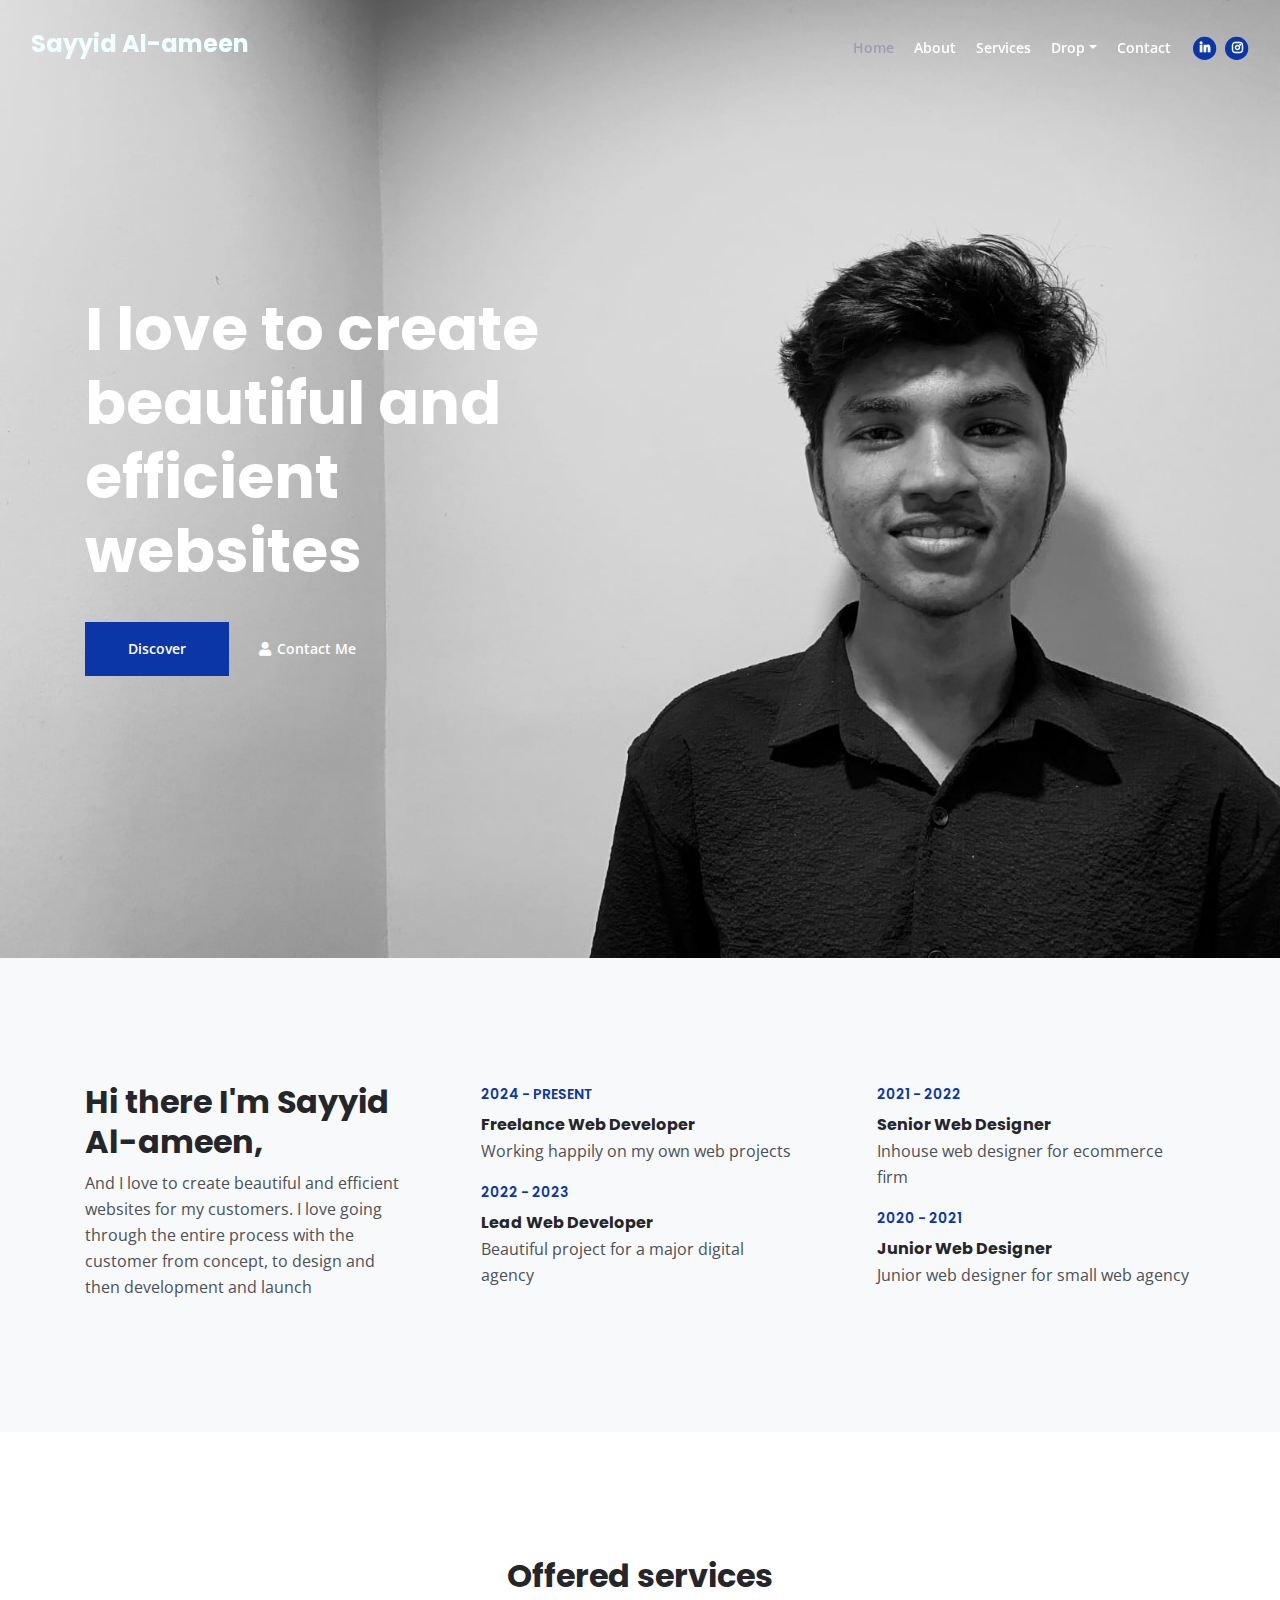
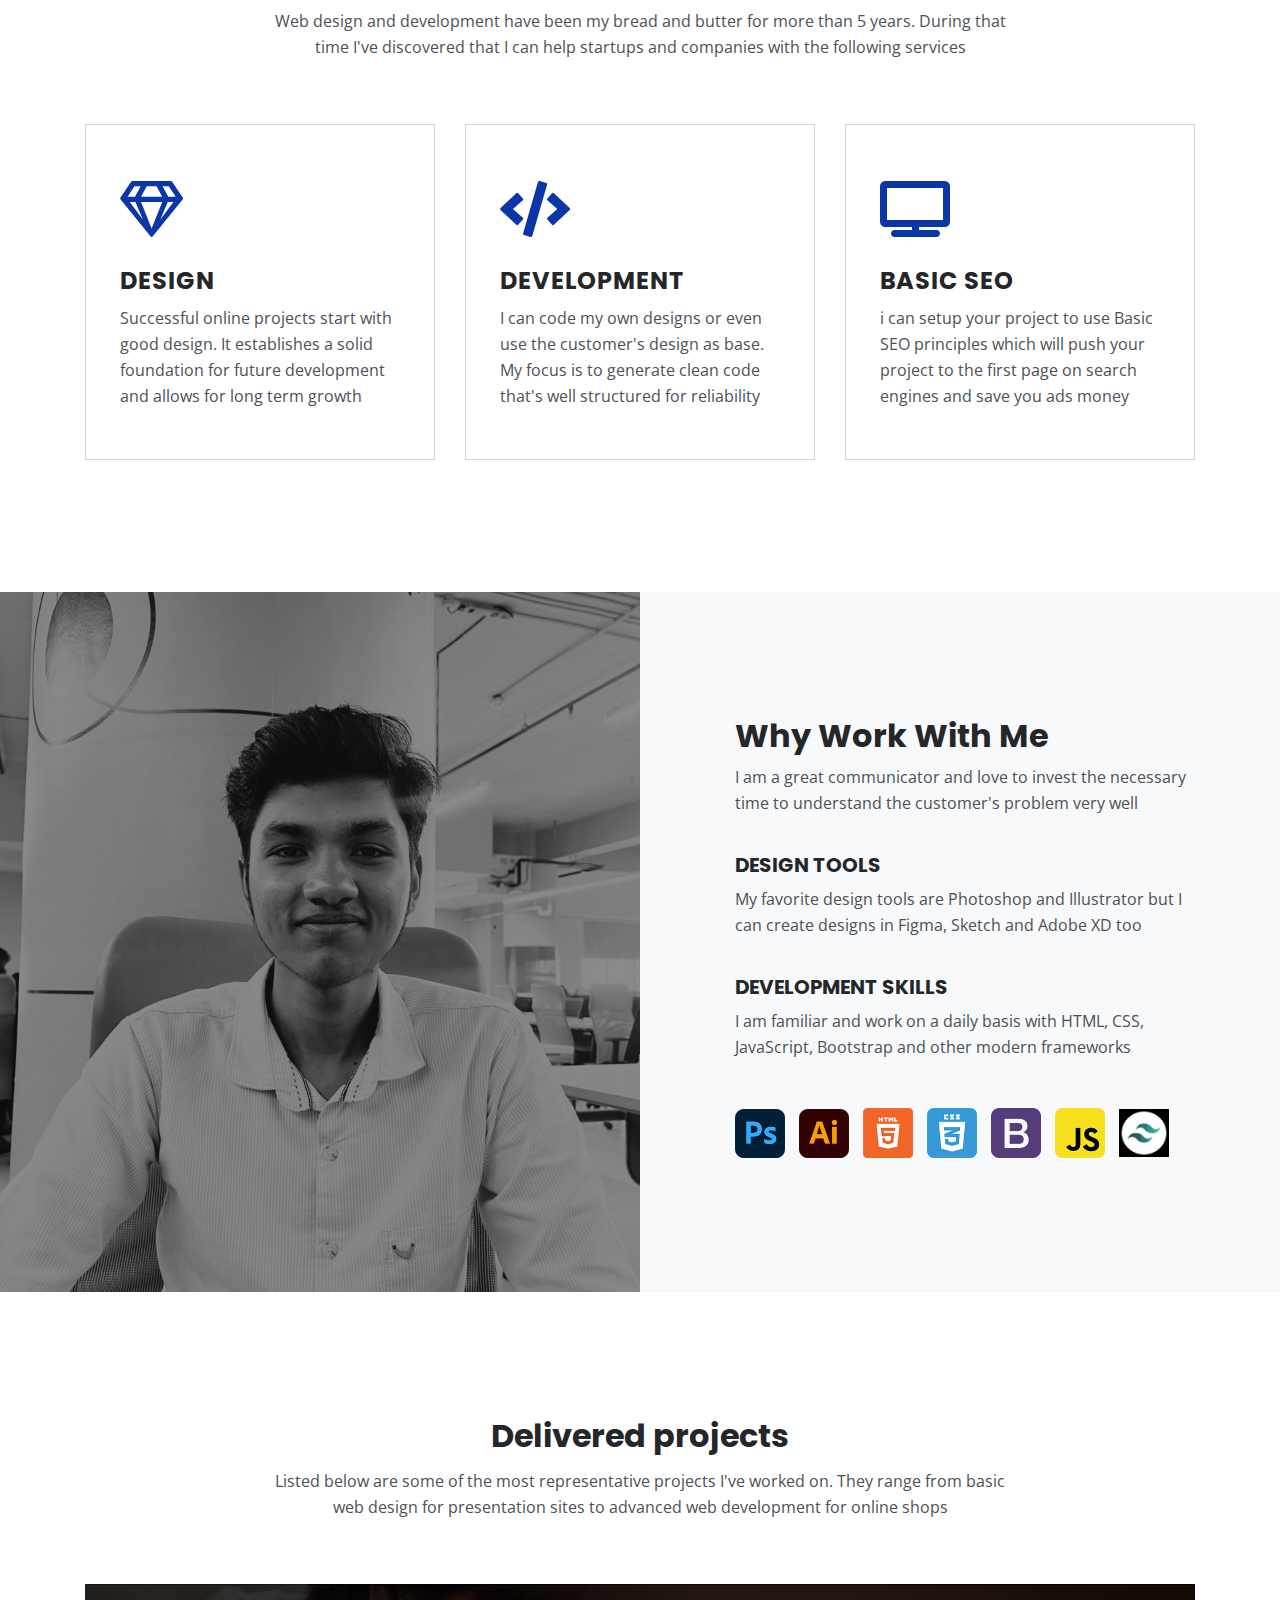
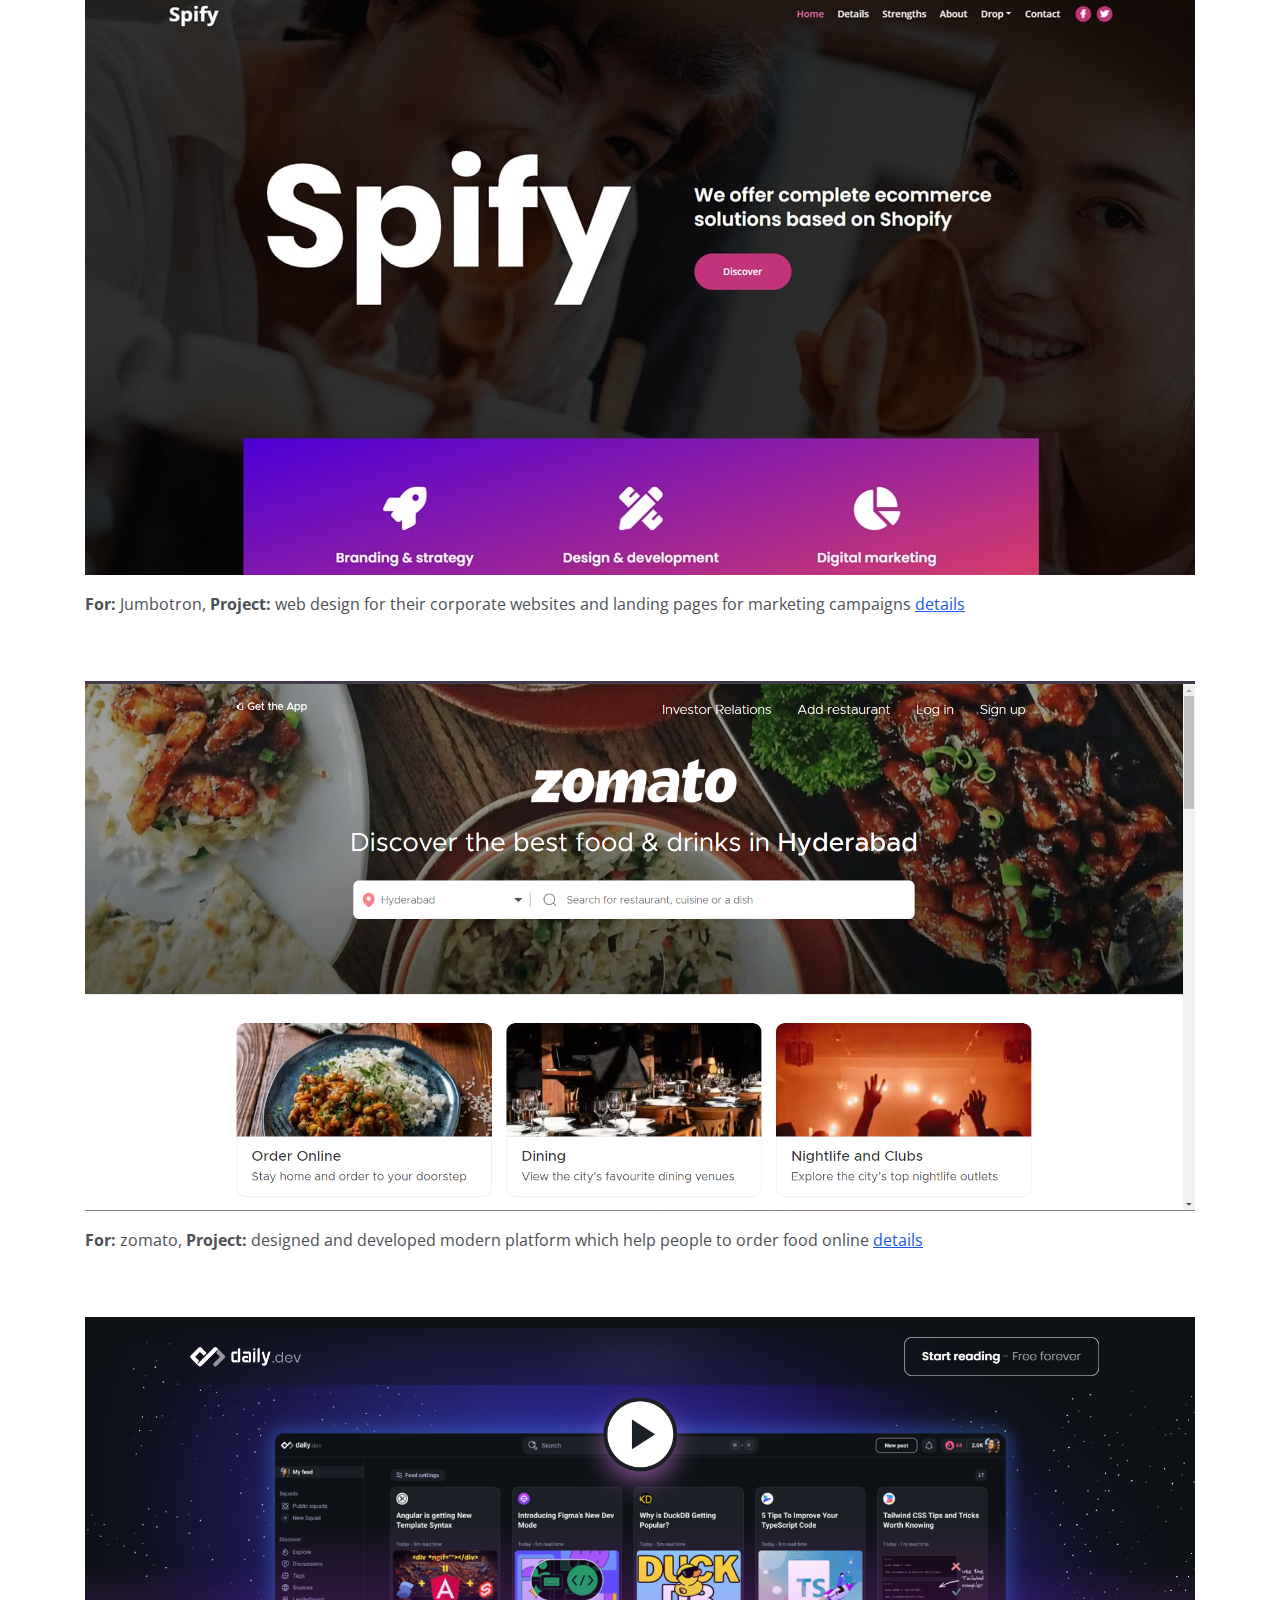
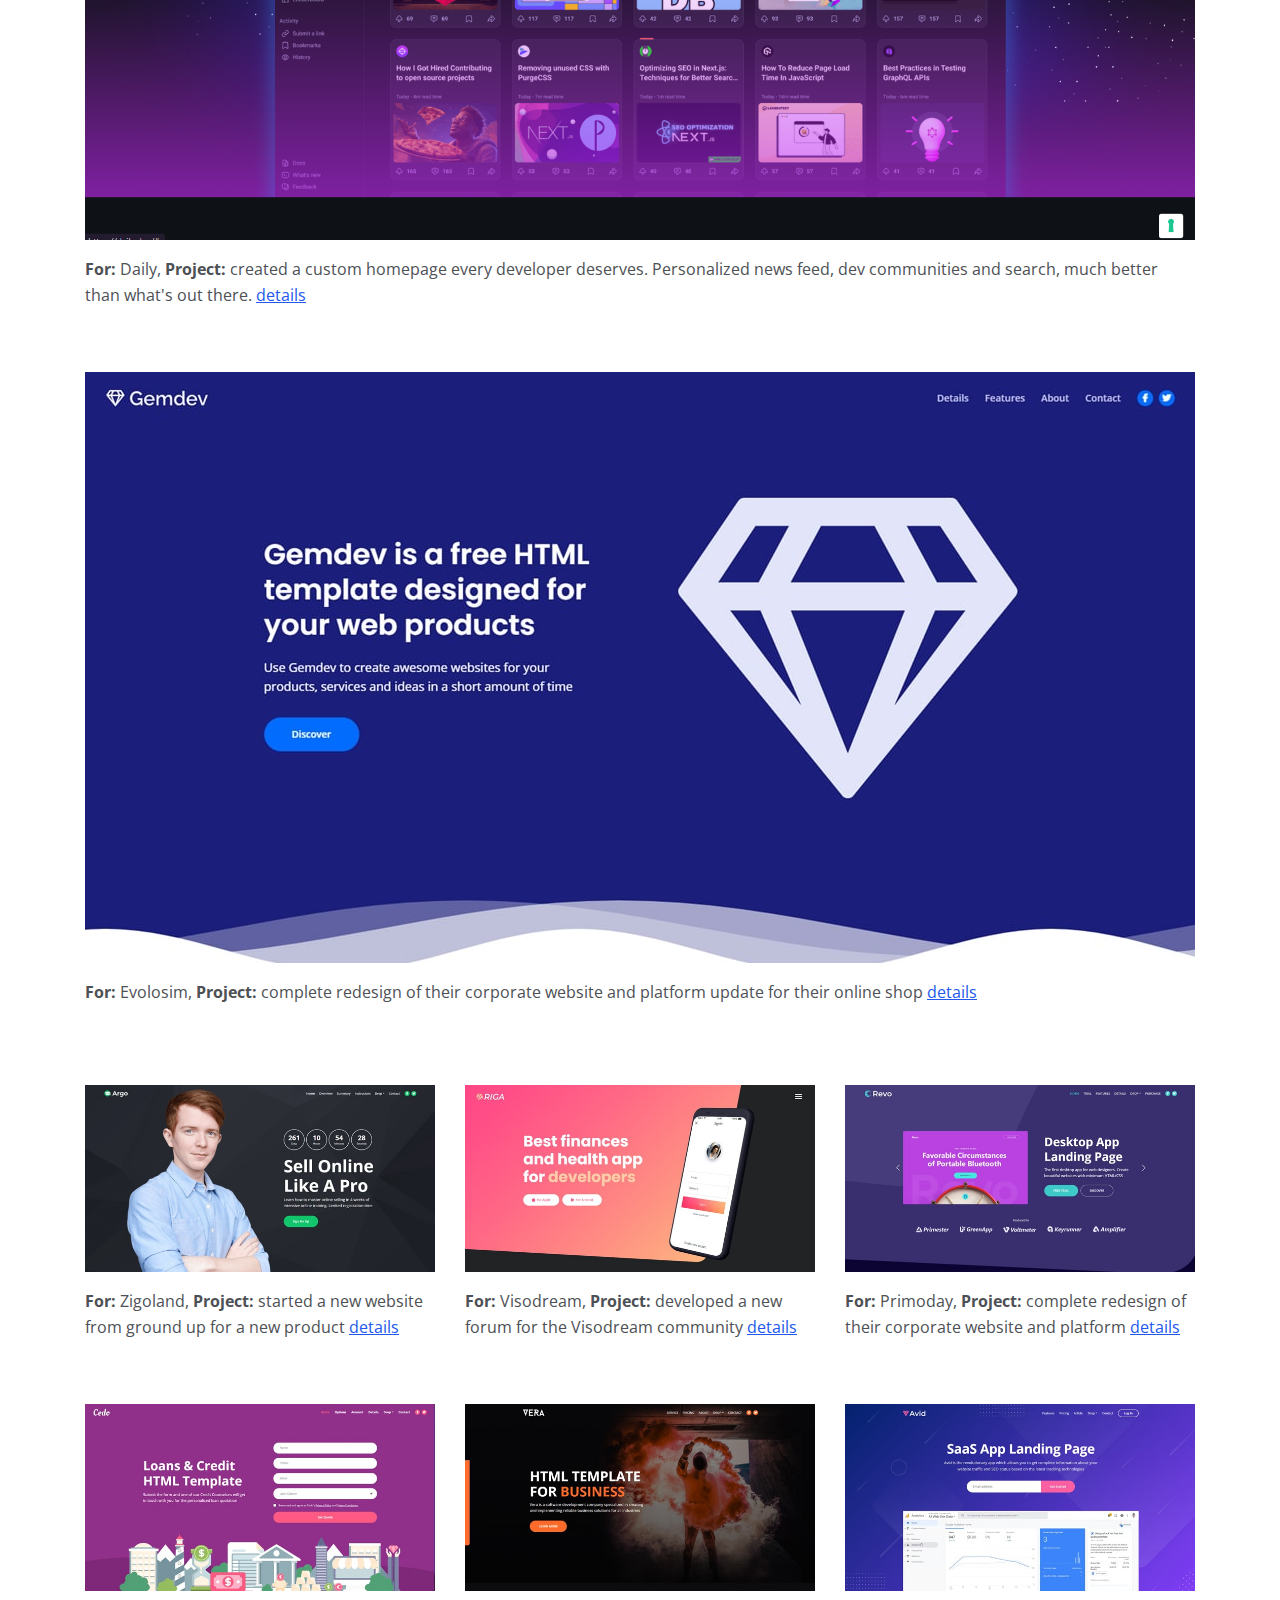
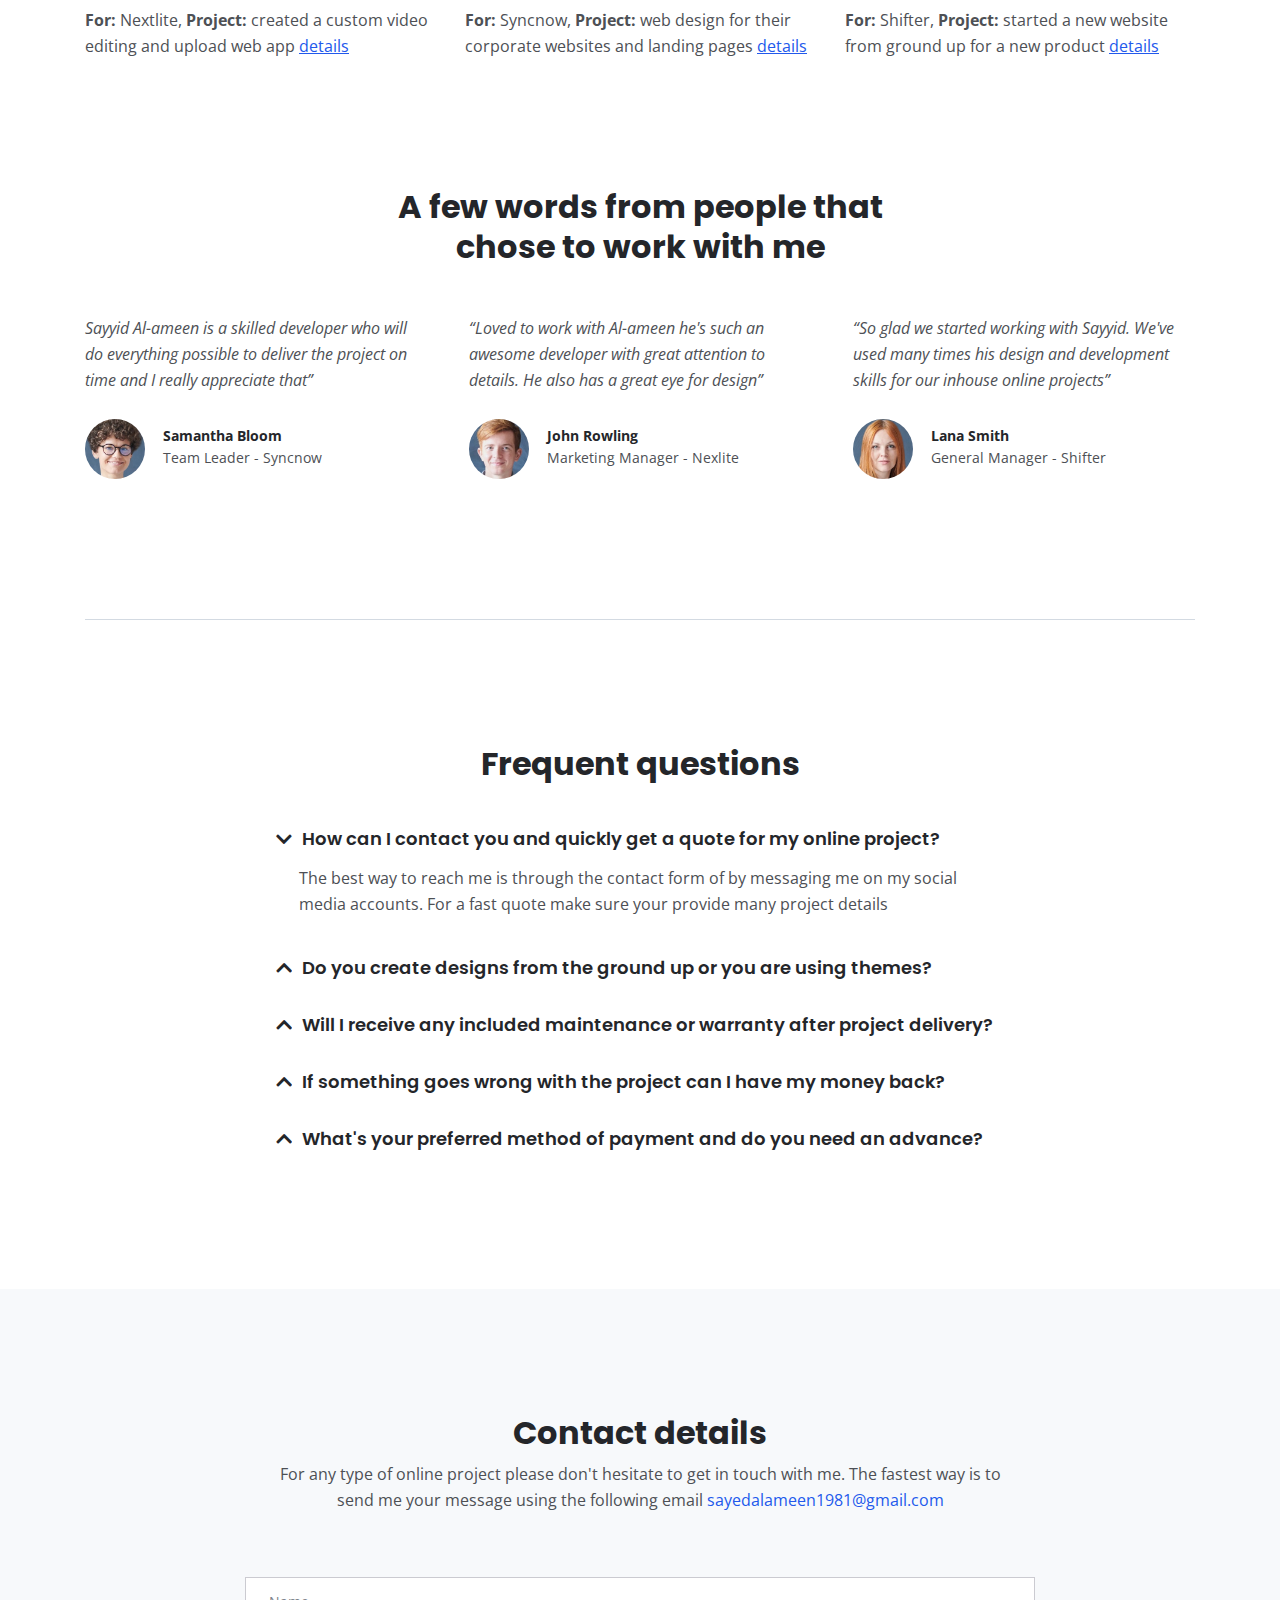
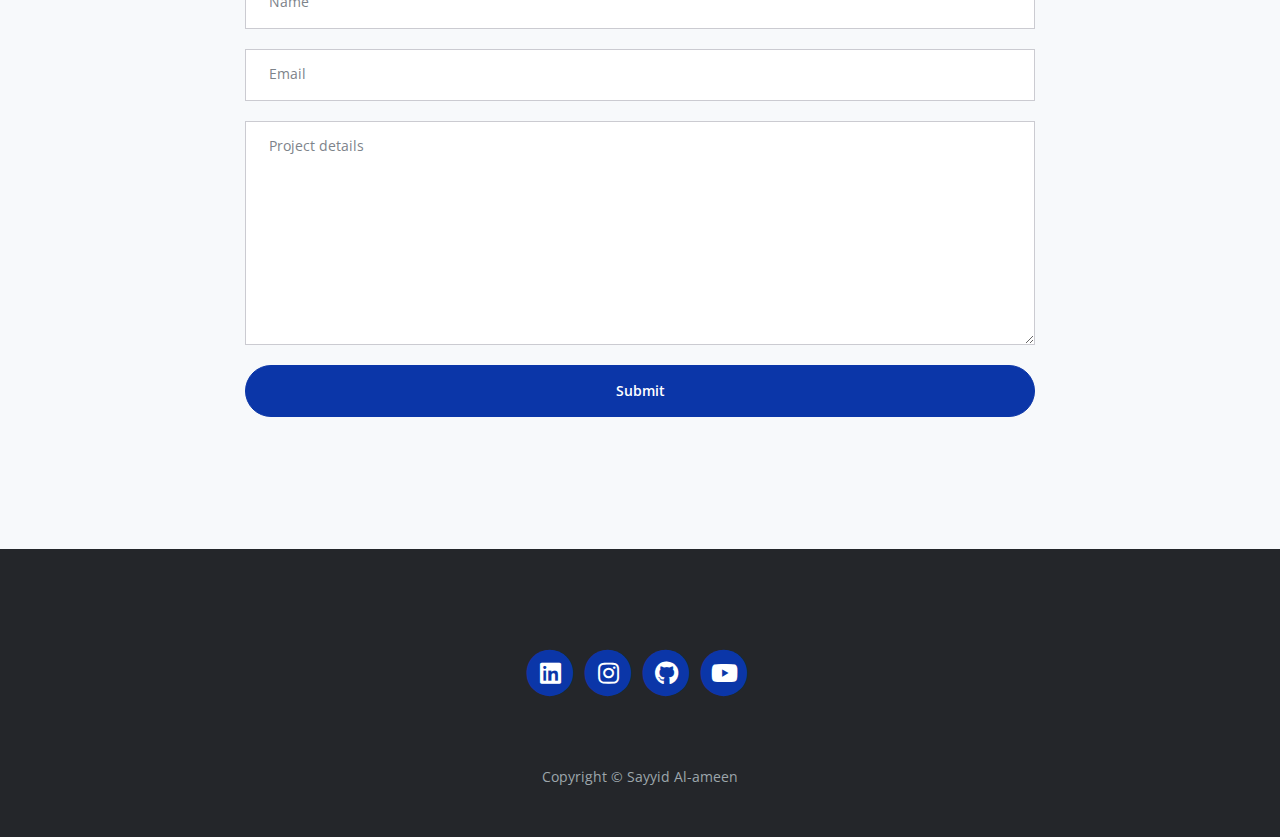
<file: index.html>
<!DOCTYPE html>
<html lang="en">
<head>
    <meta charset="utf-8">
    <meta name="viewport" content="width=device-width, initial-scale=1, shrink-to-fit=no">
    
    <!-- SEO Meta Tags -->
    <meta name="description" content="Your description">
    <meta name="author" content="Your name">

    <!-- OG Meta Tags to improve the way the post looks when you share the page on Facebook, Twitter, LinkedIn -->
	<meta property="og:site_name" content="" /> <!-- website name -->
	<meta property="og:site" content="" /> <!-- website link -->
	<meta property="og:title" content=""/> <!-- title shown in the actual shared post -->
	<meta property="og:description" content="" /> <!-- description shown in the actual shared post -->
	<meta property="og:image" content="" /> <!-- image link, make sure it's jpg -->
	<meta property="og:url" content="" /> <!-- where do you want your post to link to -->
	<meta name="twitter:card" content="summary_large_image"> <!-- to have large image post format in Twitter -->

    <!-- Webpage Title -->
    <title>Mark Webpage Title</title>
    
    <!-- Styles -->
    <link rel="preconnect" href="https://fonts.gstatic.com">
    <link href="https://fonts.googleapis.com/css2?family=Open+Sans:ital,wght@0,400;0,600;0,700;1,400&family=Poppins:wght@600&display=swap" rel="stylesheet">
    <link href="css/bootstrap.css" rel="stylesheet">
    <link href="css/fontawesome-all.css" rel="stylesheet">
	<link href="css/styles.css" rel="stylesheet">

     <!-- Validation - JS -->
     <script src="app.js"></script>


    
	
	<!-- Favicon  -->
    <link rel="icon" href="images/favicon.png">
     <!-- validation style  -->
    <style>
        .error { color: red; }
        .form-control-input, .form-control-textarea {
            display: block;
            margin-bottom: 10px;
        }
    </style>


  
    



</head>
<body data-spy="scroll" data-target=".fixed-top">
    
    <!-- Navigation -->
    <nav class="navbar navbar-expand-lg fixed-top navbar-dark">
        <div class="container">
            
            <!-- Image Logo -->
            <h4 style="color:azure">Sayyid Al-ameen</h4>

            <!-- Text Logo - Use this if you don't have a graphic logo -->
            <!-- <a class="navbar-brand logo-text page-scroll" href="index.html">Mark</a> -->

            <button class="navbar-toggler p-0 border-0" type="button" data-toggle="offcanvas">
                <span class="navbar-toggler-icon"></span>
            </button>

            <div class="navbar-collapse offcanvas-collapse" id="navbarsExampleDefault">
                <ul class="navbar-nav ml-auto">
                    <li class="nav-item">
                        <a class="nav-link page-scroll" href="#header">Home <span class="sr-only">(current)</span></a>
                    </li>
                    <li class="nav-item">
                        <a class="nav-link page-scroll" href="#about">About</a>
                    </li>
                    <li class="nav-item">
                        <a class="nav-link page-scroll" href="#services">Services</a>
                    </li>
                    <li class="nav-item dropdown">
                        <a class="nav-link dropdown-toggle" href="#" id="dropdown01" data-toggle="dropdown" aria-haspopup="true" aria-expanded="false">Drop</a>
                        <div class="dropdown-menu" aria-labelledby="dropdown01">
                            <a class="dropdown-item page-scroll" href="project.html">Project Details</a>
                            <div class="dropdown-divider"></div>
                            <a class="dropdown-item page-scroll" href="index.html">Terms Conditions</a>
                            <div class="dropdown-divider"></div>
                            <a class="dropdown-item page-scroll" href="index.html">Privacy Policy</a>
                        </div>
                    </li>
                    <li class="nav-item">
                        <a class="nav-link page-scroll" href="#contact">Contact</a>
                    </li>
                </ul>
                <span class="nav-item social-icons">
                    <span class="fa-stack">
                        <a href="https://www.linkedin.com/in/sayed-alameen-a6bb6130b/">
                            <i class="fas fa-circle fa-stack-2x"></i>
                            <i class="fab fa-linkedin-in fa-stack-1x"></i>
                        </a>
                    </span>
                    <span class="fa-stack">
                        <a href="https://www.instagram.com/_al_ameen__0011/">
                            <i class="fas fa-circle fa-stack-2x"></i>
                            <i class="fab fa-instagram fa-stack-1x"></i>
                        </a>
                    </span>
                </span>
            </div> <!-- end of navbar-collapse -->
        </div> <!-- end of container -->
    </nav> <!-- end of navbar -->
    <!-- end of navigation -->


    <!-- Header -->
    <header id="header" class="header">
        <div class="container">
            <div class="row">
                <div class="col-lg-6">
                    <div class="text-container">
                        <h1 class="h1-large">I love to create beautiful and efficient websites</h1>
                        <a class="btn-solid-lg page-scroll" href="#about">Discover</a>
                        <a class="btn-outline-lg page-scroll" href="#contact"><i class="fas fa-user"></i>Contact Me</a>
                    </div> <!-- end of text-container -->
                </div> <!-- end of col -->
            </div> <!-- end of row -->
        </div> <!-- end of container -->
    </header> <!-- end of header -->
    <!-- end of header -->


    <!-- About-->
    <div id="about" class="basic-1 bg-gray">
        <div class="container">
            <div class="row">
                <div class="col-lg-4">
                    <div class="text-container first">
                        <h2>Hi there I'm Sayyid Al-ameen,</h2>
                        <p>And I love to create beautiful and efficient websites for my customers. I love going through the entire process with the customer from concept, to design and then development and launch</p>
                    </div> <!-- end of text-container -->
                </div> <!-- end of col -->
                <div class="col-lg-4">
                    <div class="text-container second">
                        <div class="time">2024 - PRESENT</div>
                        <h6>Freelance Web Developer</h6>
                        <p>Working happily on my own web projects</p>
                        <div class="time">2022 - 2023</div>
                        <h6>Lead Web Developer</h6>
                        <p>Beautiful project for a major digital agency</p>
                    </div> <!-- end of text-container -->
                </div> <!-- end of col -->
                <div class="col-lg-4">
                    <div class="text-container third">
                        <div class="time">2021 - 2022</div>
                        <h6>Senior Web Designer</h6>
                        <p>Inhouse web designer for ecommerce firm</p>
                        <div class="time">2020 - 2021</div>
                        <h6>Junior Web Designer</h6>
                        <p>Junior web designer for small web agency</p>
                    </div> <!-- end of text-container -->
                </div> <!-- end of col -->
            </div> <!-- end of row -->
        </div> <!-- end of container -->
    </div> <!-- end of basic-1 -->
    <!-- end of about -->


    <!-- Services -->
    <div id="services" class="basic-2">
        <div class="container">
            <div class="row">
                <div class="col-lg-12">
                    <h2 class="h2-heading">Offered services</h2>
                    <p class="p-heading">Web design and development have been my bread and butter for more than 5 years. During that time I've discovered that I can help startups and companies with the following services</p>
                </div> <!-- end of col -->
            </div> <!-- end of row -->
            <div class="row">
                <div class="col-lg-4">
                    <div class="text-box">
                        <i class="far fa-gem"></i>
                        <h4>DESIGN</h4>
                        <p>Successful online projects start with good design. It establishes a solid foundation for future development and allows for long term growth</p>
                    </div> <!-- end of text-box -->
                </div> <!-- end of col -->
                <div class="col-lg-4">
                    <div class="text-box">
                        <i class="fas fa-code"></i>
                        <h4>DEVELOPMENT</h4>
                        <p>I can code my own designs or even use the customer's design as base. My focus is to generate clean code that's well structured for reliability</p>
                    </div> <!-- end of text-box -->
                </div> <!-- end of col -->
                <div class="col-lg-4">
                    <div class="text-box">
                        <i class="fas fa-tv"></i>
                        <h4>BASIC SEO</h4>
                        <p>i can setup your project to use Basic SEO principles which will push your project to the first page on search engines and save you ads money</p>
                    </div> <!-- end of text-box -->
                </div> <!-- end of col -->
            </div> <!-- end of row -->
        </div> <!-- end of container -->
    </div> <!-- end of basic-2 -->
    <!-- end of services -->


    <!-- Details -->
	<div class="split">
		<div class="area-1">
		</div><!-- end of area-1 on same line and no space between comments to eliminate margin white space --><div class="area-2 bg-gray">
            <div class="container">    
                <div class="row">
                    <div class="col-lg-12">     
                        
                        <!-- Text Container -->
                        <div class="text-container">
                            <h2>Why Work With Me</h2>
                            <p>I am a great communicator and love to invest the necessary time to understand the customer's problem very well</p>
                            <h5>DESIGN TOOLS</h5>
                            <p>My favorite design tools are Photoshop and Illustrator but I can create designs in Figma, Sketch and Adobe XD too</p>
                            <h5>DEVELOPMENT SKILLS</h5>
                            <p>I am familiar and work on a daily basis with HTML, CSS, JavaScript, Bootstrap and other modern frameworks</p>
                            
                            <div class="icons-container">
                                <img src="images/details-icon-photoshop.png" alt="alternative">
                                <img src="images/details-icon-illustrator.png" alt="alternative">
                                <img src="images/details-icon-html.png" alt="alternative">
                                <img src="images/details-icon-css.png" alt="alternative">
                                <img src="images/details-icon-bootstrap.png" alt="alternative">
                                <img src="images/details-icon-javascript.png" alt="alternative">
                                <img src="images/Real-tailwind.png" style="height: 3rem;" alt="alternative">
                            </div> <!-- end of icons-container -->
                        </div> <!-- end of text-container -->
                        <!-- end of text container -->

                    </div> <!-- end of col -->
                </div> <!-- end of row -->
            </div> <!-- end of container -->
		</div> <!-- end of area-2 -->
    </div> <!-- end of split -->
    <!-- end of details -->


    <!-- Projects -->
    <div id="projects" class="basic-3">
        <div class="container">
            <div class="row">
                <div class="col-lg-12">
                    <h2 class="h2-heading">Delivered projects</h2>
                    <p class="p-heading">Listed below are some of the most representative projects I've worked on. They range from basic web design for presentation sites to advanced web development for online shops</p>
                </div> <!-- end of col -->
            </div> <!-- end of row -->
            <div class="row">
                <div class="col-lg-12">
                    <div class="text-container">
                        <div class="image-container">
                            <a href="https://github.com/Alameen0011/AB">
                                <img class="img-fluid" src="images/project-1.jpg" alt="alternative">
                            </a>
                        </div> <!-- end of image-container -->
                        <p><strong>For:</strong> Jumbotron, <strong>Project:</strong> web design for their corporate websites and landing pages for marketing campaigns <a class="blue" href=".https://alameen0011.github.io/AB/">details</a></p>
                    </div> <!-- end of text-container -->
                    <div class="text-container">
                        <div class="image-container">
                            <a href="https://github.com/Alameen0011/Zomato-clone">
                                <img class="img-fluid" src="images/Zomato 2024-05-22 162900.png" alt="alternative">
                            </a>
                        </div> <!-- end of image-container -->
                        <p><strong>For:</strong> zomato, <strong>Project:</strong> designed and developed modern platform which help people to order food online <a class="blue" href="https://alameen0011.github.io/Zomato-clone/">details</a></p>
                    </div> <!-- end of text-container -->
                    <div class="text-container">
                        <div class="image-container">
                            <a href="https://github.com/Alameen0011/Daily-dev">
                                <img class="img-fluid" src="images/Screenshot 2024-05-25 085218.png" alt="alternative">
                            </a>
                        </div> <!-- end of image-container -->
                        <p><strong>For:</strong> Daily, <strong>Project:</strong> created a custom homepage every developer deserves. Personalized news feed, dev communities and search, much better than what's out there. <a class="blue" href=".https://alameen0011.github.io/Daily-dev/">details</a></p>
                    </div> <!-- end of text-container -->
                    <div class="text-container">
                        <div class="image-container">
                            <a href="https://github.com/Alameen0011/Daily-dev">
                                <img class="img-fluid" src="images/project-4.jpg" alt="alternative">
                            </a>
                        </div> <!-- end of image-container -->
                        <p><strong>For:</strong> Evolosim, <strong>Project:</strong> complete redesign of their corporate website and platform update for their online shop <a class="blue" href=".https://alameen0011.github.io/Daily-dev/">details</a></p>
                    </div> <!-- end of text-container -->
                </div> <!-- end of col -->
            </div> <!-- end of row -->
        </div> <!-- end of container -->
    </div> <!-- end of basic-3 -->
    <!-- end of projects -->


    <!-- Works -->
    <div class="basic-4">
        <div class="container">
            <div class="row">
                <div class="col-lg-4">
                    <div class="text-container">
                        <div class="image-container">
                            <a href="project.html">
                                <img class="img-fluid" src="images/work-1.jpg" alt="alternative">
                            </a>
                        </div> <!-- end of image-container -->
                        <p><strong>For:</strong> Zigoland, <strong>Project:</strong> started a new website from ground up for a new product <a class="blue" href="project.html">details</a></p>
                    </div> <!-- end of text-container -->
                </div> <!-- end of col -->
                <div class="col-lg-4">
                    <div class="text-container">
                        <div class="image-container">
                            <a href="project.html">
                                <img class="img-fluid" src="images/work-2.jpg" alt="alternative">
                            </a>
                        </div> <!-- end of image-container -->
                        <p><strong>For:</strong> Visodream, <strong>Project:</strong> developed a new forum for the Visodream community <a class="blue" href="project.html">details</a></p>
                    </div> <!-- end of text-container -->
                </div> <!-- end of col -->
                <div class="col-lg-4">
                    <div class="text-container">
                        <div class="image-container">
                            <a href="project.html">
                                <img class="img-fluid" src="images/work-3.jpg" alt="alternative">
                            </a>
                        </div> <!-- end of image-container -->
                        <p><strong>For:</strong> Primoday, <strong>Project:</strong> complete redesign of their corporate website and platform <a class="blue" href="project.html">details</a></p>
                    </div> <!-- end of text-container -->
                </div> <!-- end of col -->
            </div> <!-- end of row -->
            <div class="row">
                <div class="col-lg-4">
                    <div class="text-container">
                        <div class="image-container">
                            <a href="project.html">
                                <img class="img-fluid" src="images/work-4.jpg" alt="alternative">
                            </a>
                        </div> <!-- end of image-container -->
                        <p><strong>For:</strong> Nextlite, <strong>Project:</strong> created a custom video editing and upload web app <a class="blue" href="project.html">details</a></p>
                    </div> <!-- end of text-container -->
                </div> <!-- end of col -->
                <div class="col-lg-4">
                    <div class="text-container">
                        <div class="image-container">
                            <a href="project.html">
                                <img class="img-fluid" src="images/work-5.jpg" alt="alternative">
                            </a>
                        </div> <!-- end of image-container -->
                        <p><strong>For:</strong> Syncnow, <strong>Project:</strong> web design for their corporate websites and landing pages <a class="blue" href="project.html">details</a></p>
                    </div> <!-- end of text-container -->
                </div> <!-- end of col -->
                <div class="col-lg-4">
                    <div class="text-container">
                        <div class="image-container">
                            <a href="project.html">
                                <img class="img-fluid" src="images/work-6.jpg" alt="alternative">
                            </a>
                        </div> <!-- end of image-container -->
                        <p><strong>For:</strong> Shifter, <strong>Project:</strong> started a new website from ground up for a new product <a class="blue" href="project.html">details</a></p>
                    </div> <!-- end of text-container -->
                </div> <!-- end of col -->
            </div> <!-- end of row -->
        </div> <!-- end of container -->
    </div> <!-- end of basic-4 -->
    <!-- end of works -->


    <!-- Testimonials -->
    <div class="cards-1">
        <div class="container">
            <div class="row">
                <div class="col-lg-12">
                    <h2 class="h2-heading">A few words from people that chose to work with me</h2>
                </div> <!-- end of col -->
            </div> <!-- end of row -->
            <div class="row">
                <div class="col-lg-12">
                    
                    <!-- Card -->
                    <div class="card">
                        <div class="card-body">
                            <p class="testimonial-text">Sayyid Al-ameen is a skilled developer who will do everything possible to deliver the project on time and I really appreciate that”</p>
                            <div class="details">
                                <img src="images/testimonial-1.jpg" alt="alternative">
                                <div class="text">
                                    <div class="testimonial-author">Samantha Bloom</div>
                                    <div class="occupation">Team Leader - Syncnow</div>
                                </div> <!-- end of text -->
                            </div> <!-- end of testimonial-details -->
                        </div>
                    </div>
                    <!-- end of card -->

                    <!-- Card -->
                    <div class="card">
                        <div class="card-body">
                            <p class="testimonial-text">“Loved to work with Al-ameen he's such an awesome developer with great attention to details. He also has a great eye for design”</p>
                            <div class="details">
                                <img src="images/testimonial-2.jpg" alt="alternative">
                                <div class="text">
                                    <div class="testimonial-author">John Rowling</div>
                                    <div class="occupation">Marketing Manager - Nexlite</div>
                                </div> <!-- end of text -->
                            </div> <!-- end of testimonial-details -->
                        </div>
                    </div>
                    <!-- end of card -->

                    <!-- Card -->
                    <div class="card">
                        <div class="card-body">
                            <p class="testimonial-text">“So glad we started working with Sayyid. We've used many times his design and development skills for our inhouse online projects”</p>
                            <div class="details">
                                <img src="images/testimonial-3.jpg" alt="alternative">
                                <div class="text">
                                    <div class="testimonial-author">Lana Smith</div>
                                    <div class="occupation">General Manager - Shifter</div>
                                </div> <!-- end of text -->
                            </div> <!-- end of testimonial-details -->
                        </div>
                    </div>
                    <!-- end of card -->

                </div> <!-- end of col -->
            </div> <!-- end of row -->
        </div> <!-- end of container -->
    </div> <!-- end of cards-1 -->
    <!-- end of testimonials -->


    <!-- Section Divider -->
    <div class="container">
        <div class="row">
            <div class="col-lg-12">
                <hr class="section-divider">
            </div> <!-- end of col -->
        </div> <!-- end of row -->
    </div> <!-- end of container -->
    <!-- end of section divider -->


    <!-- Questions -->
    <div class="accordion-1">
        <div class="container">
            <div class="row">
                <div class="col-lg-12">
                    <h2 class="h2-heading">Frequent questions</h2>
                </div> <!-- end of col -->
            </div> <!-- end of row -->
            <div class="row">
                <div class="col-lg-12">

                    <div class="accordion" id="accordionExample">
                        <div class="card">
                            <div class="card-header" id="headingOne">
                                <button class="btn btn-link btn-block text-left" type="button" data-toggle="collapse" data-target="#collapseOne" aria-expanded="true" aria-controls="collapseOne">
                                    How can I contact you and quickly get a quote for my online project?
                                </button>
                            </div>
                            <div id="collapseOne" class="collapse show" aria-labelledby="headingOne" data-parent="#accordionExample">
                                <div class="card-body">
                                    The best way to reach me is through the contact form of by messaging me on my social media accounts. For a fast quote make sure your provide many project details
                                </div>
                            </div>
                        </div>
                        <div class="card">
                            <div class="card-header" id="headingTwo">
                                <button class="btn btn-link btn-block text-left collapsed" type="button" data-toggle="collapse" data-target="#collapseTwo" aria-expanded="false" aria-controls="collapseTwo">
                                    Do you create designs from the ground up or you are using themes?
                                </button>
                            </div>
                            <div id="collapseTwo" class="collapse" aria-labelledby="headingTwo" data-parent="#accordionExample">
                                <div class="card-body">
                                    I often create custom designs from scratch for unique projects, but I also leverage existing themes or templates when efficiency and consistency are crucial. The choice depends on the projects requirements and constraints                                </div>
                            </div>
                        </div>
                        <div class="card">
                            <div class="card-header" id="headingThree">
                                <button class="btn btn-link btn-block text-left collapsed" type="button" data-toggle="collapse" data-target="#collapseThree" aria-expanded="false" aria-controls="collapseThree">
                                    Will I receive any included maintenance or warranty after project delivery?
                                </button>
                            </div>
                            <div id="collapseThree" class="collapse" aria-labelledby="headingThree" data-parent="#accordionExample">
                                <div class="card-body">
                                    Certainly!, I recommend including a maintenance and warranty clause in your project contracts.                                </div>
                            </div>
                        </div>
                        <div class="card">
                            <div class="card-header" id="headingFour">
                                <button class="btn btn-link btn-block text-left collapsed" type="button" data-toggle="collapse" data-target="#collapseFour" aria-expanded="false" aria-controls="collapseFour">
                                    If something goes wrong with the project can I have my money back?
                                </button>
                            </div>
                            <div id="collapseFour" class="collapse" aria-labelledby="headingFour" data-parent="#accordionExample">
                                <div class="card-body">
                                    refund policies vary based on individual contracts and agreements. Its essential to outline clear terms regarding refunds in your project contract to address any unforeseen issues or dissatisfaction                                </div>
                            </div>
                        </div>
                        <div class="card">
                            <div class="card-header" id="headingFive">
                                <button class="btn btn-link btn-block text-left collapsed" type="button" data-toggle="collapse" data-target="#collapseFive" aria-expanded="false" aria-controls="collapseFive">
                                    What's your preferred method of payment and do you need an advance?
                                </button>
                            </div>
                            <div id="collapseFive" class="collapse" aria-labelledby="headingFive" data-parent="#accordionExample">
                                <div class="card-body">
                             my preferred method of payment is typically electronic funds transfer or online payment gateways. Regarding advances, it's common practice to request an initial deposit (usually around 30% to 50%) before starting a project to secure commitment and cover initial costs.                                </div>
                            </div>
                        </div>
                    </div> <!-- end of accordion -->

                </div> <!-- end of col -->
            </div> <!-- end of row -->
        </div> <!-- end of container -->
    </div> <!-- end of accordion-1 -->
    <!-- end of questions -->


    <!-- Contact -->
    <div id="contact" class="form-1 bg-gray">
        <div class="container">
            <div class="row">
                <div class="col-lg-12">
                    <h2>Contact details</h2>
                    <p class="p-heading">For any type of online project please don't hesitate to get in touch with me. The fastest way is to send me your message using the following email <a class="blue no-line" href="sayedalameen1981@gmail.com">sayedalameen1981@gmail.com</a></p>
                </div> <!-- end of col -->
            </div> <!-- end of row -->
            <div class="row">
                <div class="col-lg-12">
                    
                   
                <!-- Contact Form -->
            <form id="form" name="contact-Form">
                 <div class="form-group">
                    <input type="text" class="form-control-input" id="cname" name="name" required >
                     <label class="label-control" for="cname">Name</label>
                     <p id="name_Error" class="error" ></p>
              </div>
              <div class="form-group">
                     <input type="email" class="form-control-input" id="cemail" name="email" required>
                     <label class="label-control" for="cemail">Email</label>
                     <p id="email_Error" class="error" ></p>
             </div>
             <div class="form-group">
                <textarea class="form-control-textarea" id="cmessage" name="message" required ></textarea>
                <label class="label-control" for="cmessage">Project details</label>
                <p id="message_Error" class="error" ></p>
                </div>
                <div id="message" style="color: green;"></div>
            <div class="form-group">
                   <button type="submit" class="form-control-submit-button">Submit</button>
                 </div>
            </form>

                    <!-- end of contact form -->

                </div> <!-- end of col -->
            </div> <!-- end of row -->
        </div> <!-- end of container -->
    </div> <!-- end of form-1 -->  
    <!-- end of contact -->


    <!-- Footer -->
    <div class="footer bg-gray">
        <div class="container">
            <div class="row">
                <div class="col-lg-12">
                    <div class="social-container">
                        <span class="fa-stack">
                            <a href="https://www.linkedin.com/in/sayed-alameen-a6bb6130b/">
                                <i class="fas fa-circle fa-stack-2x"></i>
                                <i class="fab fa-linkedin fa-stack-1x"></i>
                            </a>
                        </span>
                    
                        <span class="fa-stack">
                            <a href="https://www.instagram.com/_al_ameen__0011/">
                                <i class="fas fa-circle fa-stack-2x"></i>
                                <i class="fab fa-instagram fa-stack-1x"></i>
                            </a>
                        </span>
                        <span class="fa-stack">
                            <a href="https://github.com/Alameen0011">
                                <i class="fas fa-circle fa-stack-2x"></i>
                                <i class="fab fa-github fa-stack-1x"></i>
                            </a>
                        </span>
                        <span class="fa-stack">
                            <a href="https://www.youtube.com/channel/UCIPl79CEHzdHqBTTI--1FoQ">
                                <i class="fas fa-circle fa-stack-2x"></i>
                                <i class="fab fa-youtube fa-stack-1x"></i>
                            </a>
                        </span>
                    </div> <!-- end of social-container -->
                </div> <!-- end of col -->
            </div> <!-- end of row -->
        </div> <!-- end of container -->
    </div> <!-- end of footer -->  
    <!-- end of footer -->


    <!-- Copyright -->
    <div class="copyright bg-gray">
        <div class="container">
            <div class="row">
                <div class="col-lg-12">
                    <p class="p-small">Copyright © <a class="no-line" href="https://www.instagram.com/al_ameen_0011?igsh=MTUyeGh5am1jbHNiOA==">Sayyid Al-ameen</a></p>
                </div> <!-- end of col -->
            </div> <!-- enf of row -->
        </div> <!-- end of container -->

        <div class="container">
            <div class="row">
                <div class="col-lg-12">
                    <p class="p-small"> <a class="no-line" href="https://themewagon.com/"></a></p>
                </div> <!-- end of col -->
            </div> <!-- enf of row -->
        </div> <!-- end of container -->
        
    </div> <!-- end of copyright --> 
    <!-- end of copyright -->
    
    	
    <!-- Scripts -->
    <script src="js/jquery.min.js"></script> <!-- jQuery for Bootstrap's JavaScript plugins -->
    <script src="js/bootstrap.min.js"></script> <!-- Bootstrap framework -->
    <script src="js/jquery.easing.min.js"></script> <!-- jQuery Easing for smooth scrolling between anchors -->
    <script src="app.js"></script>
  
</body>
</html>
</file>
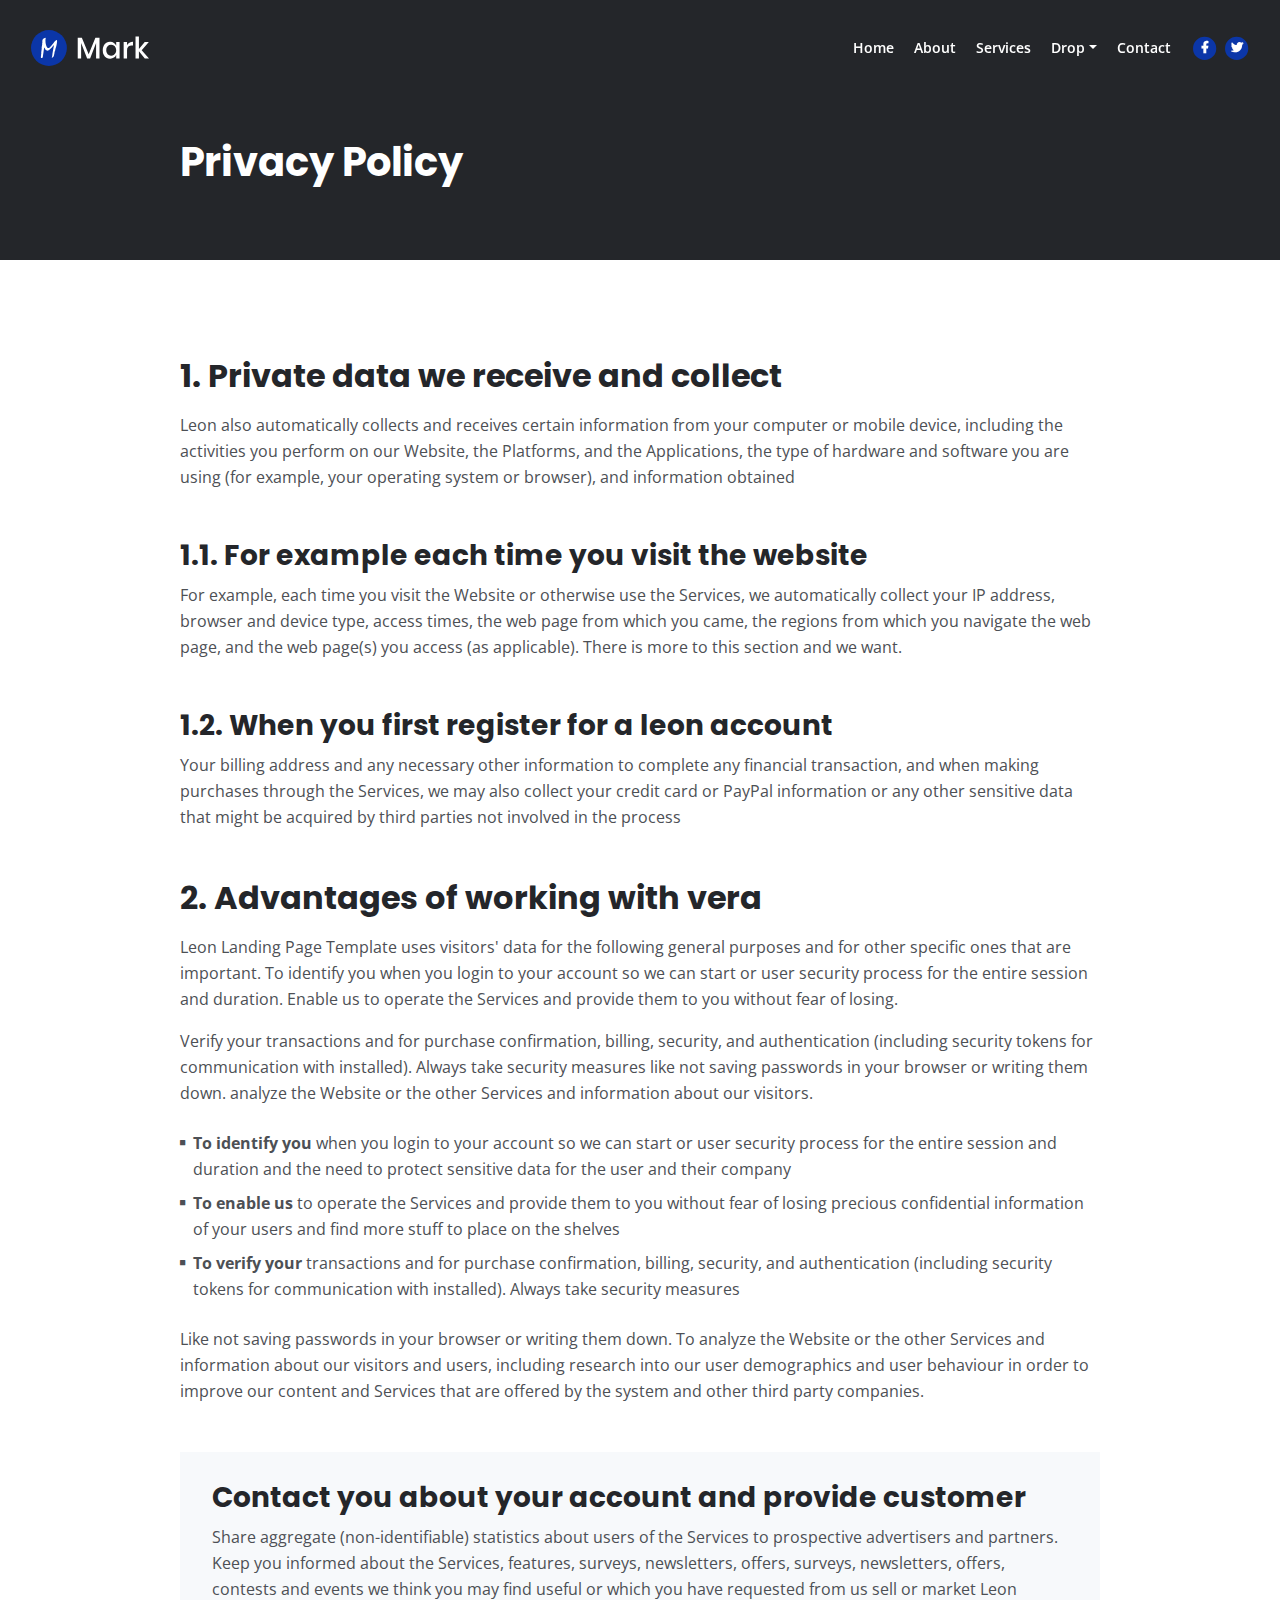
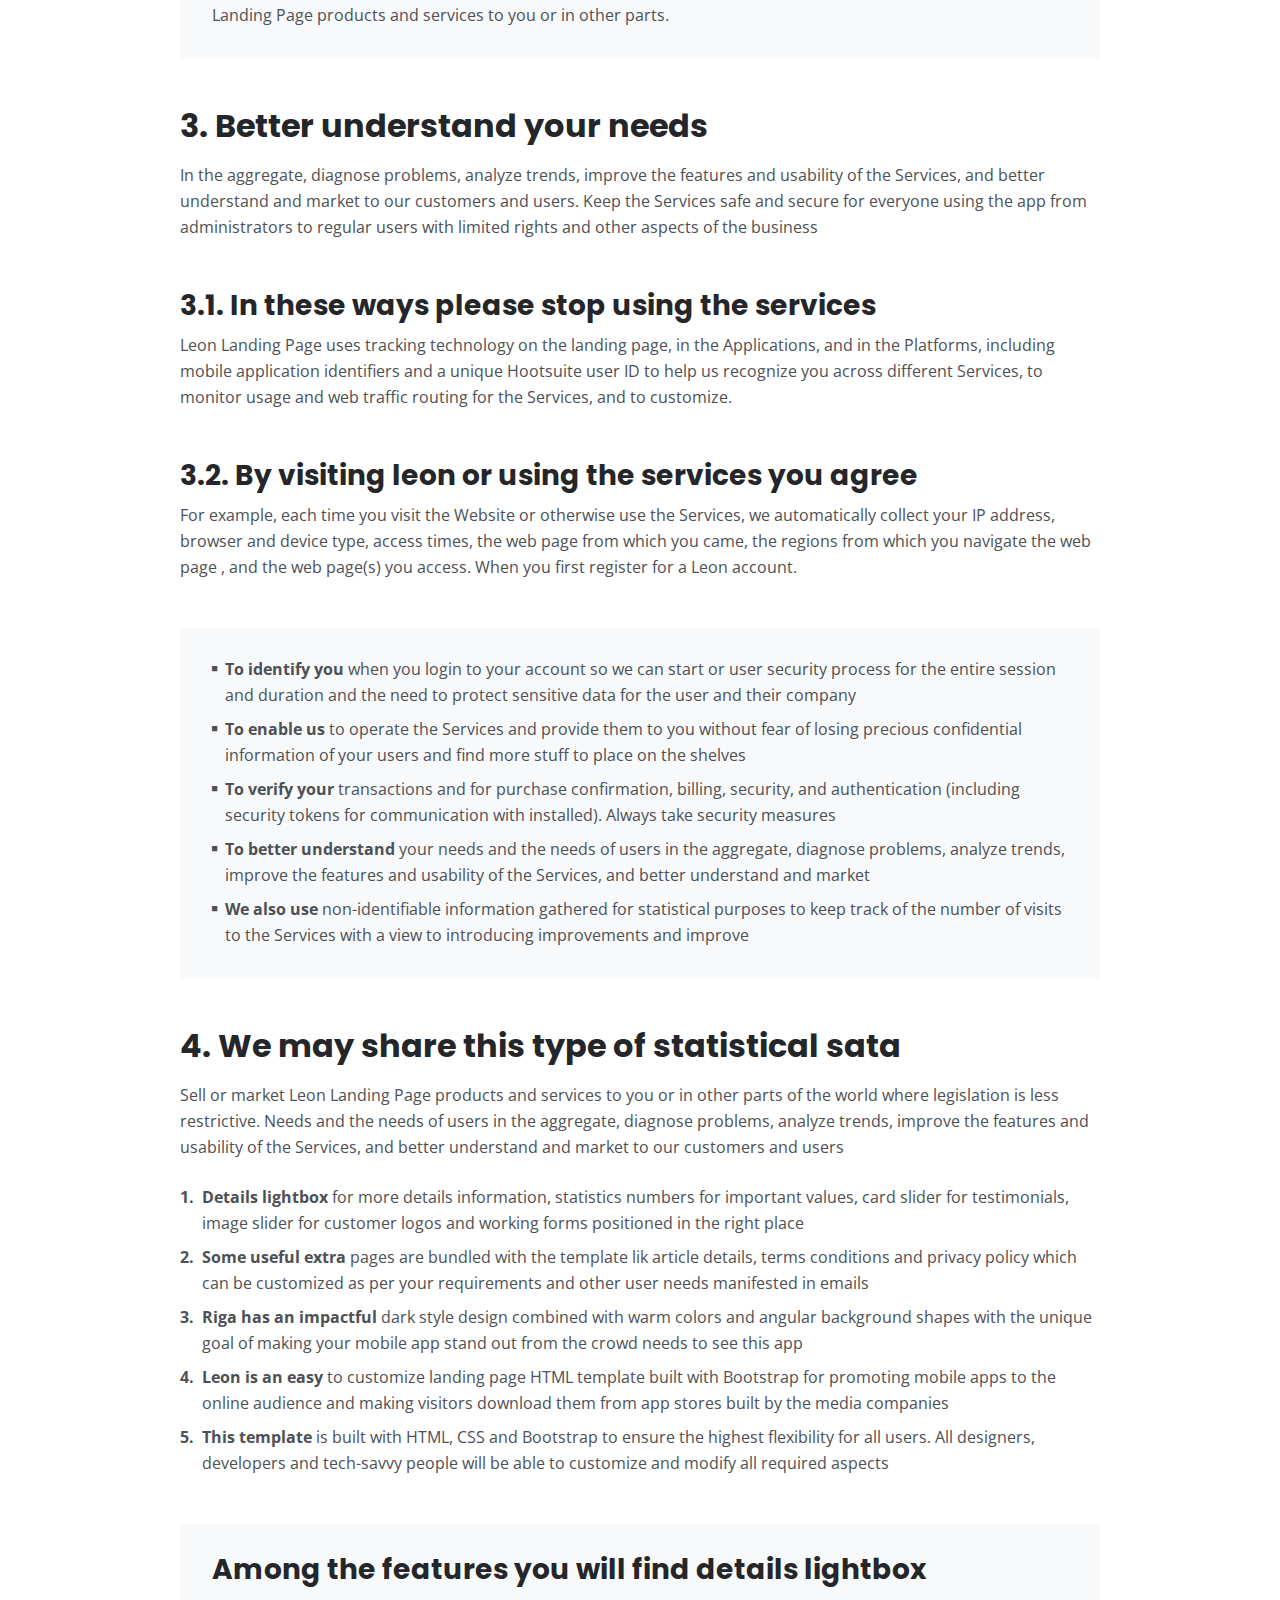
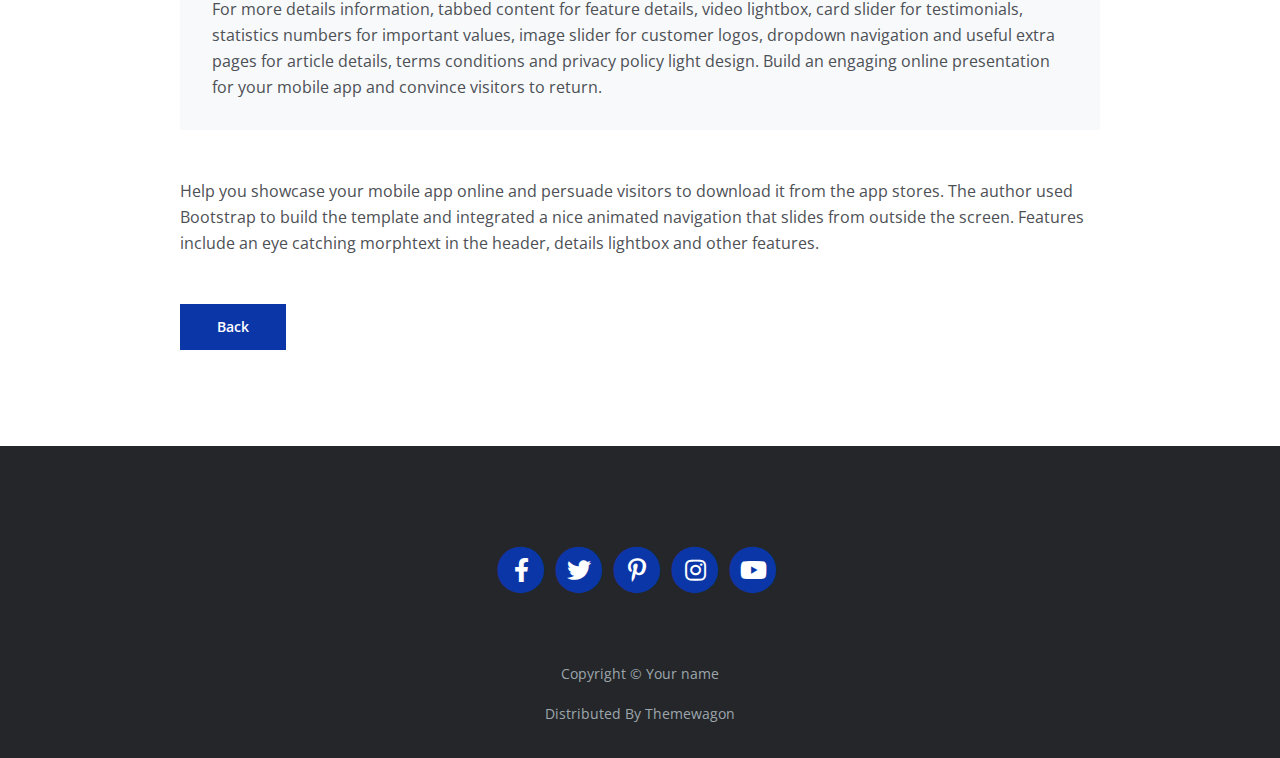
<file: privacy.html>
<!DOCTYPE html>
<html lang="en">
<head>
    <meta charset="utf-8">
    <meta name="viewport" content="width=device-width, initial-scale=1, shrink-to-fit=no">
    
    <!-- SEO Meta Tags -->
    <meta name="description" content="Your description">
    <meta name="author" content="Your name">

    <!-- OG Meta Tags to improve the way the post looks when you share the page on Facebook, Twitter, LinkedIn -->
	<meta property="og:site_name" content="" /> <!-- website name -->
	<meta property="og:site" content="" /> <!-- website link -->
	<meta property="og:title" content=""/> <!-- title shown in the actual shared post -->
	<meta property="og:description" content="" /> <!-- description shown in the actual shared post -->
	<meta property="og:image" content="" /> <!-- image link, make sure it's jpg -->
	<meta property="og:url" content="" /> <!-- where do you want your post to link to -->
	<meta name="twitter:card" content="summary_large_image"> <!-- to have large image post format in Twitter -->

    <!-- Webpage Title -->
    <title>Privacy Policy - Mark</title>
    
    <!-- Styles -->
    <link rel="preconnect" href="https://fonts.gstatic.com">
    <link href="https://fonts.googleapis.com/css2?family=Open+Sans:ital,wght@0,400;0,600;0,700;1,400&family=Poppins:wght@600&display=swap" rel="stylesheet">
    <link href="css/bootstrap.css" rel="stylesheet">
    <link href="css/fontawesome-all.css" rel="stylesheet">
	<link href="css/styles.css" rel="stylesheet">
	
	<!-- Favicon  -->
    <link rel="icon" href="images/favicon.png">
</head>
<body data-spy="scroll" data-target=".fixed-top">
    
    <!-- Navigation -->
    <nav class="navbar navbar-expand-lg fixed-top navbar-dark">
        <div class="container">
            
            <!-- Image Logo -->
            <a class="navbar-brand logo-image" href="index.html"><img src="images/logo.svg" alt="alternative"></a>  

            <!-- Text Logo - Use this if you don't have a graphic logo -->
            <!-- <a class="navbar-brand logo-text page-scroll" href="index.html">Mark</a> -->

            <button class="navbar-toggler p-0 border-0" type="button" data-toggle="offcanvas">
                <span class="navbar-toggler-icon"></span>
            </button>

            <div class="navbar-collapse offcanvas-collapse" id="navbarsExampleDefault">
                <ul class="navbar-nav ml-auto">
                    <li class="nav-item">
                        <a class="nav-link page-scroll" href="index.html#header">Home <span class="sr-only">(current)</span></a>
                    </li>
                    <li class="nav-item">
                        <a class="nav-link page-scroll" href="index.html#about">About</a>
                    </li>
                    <li class="nav-item">
                        <a class="nav-link page-scroll" href="index.html#services">Services</a>
                    </li>
                    <li class="nav-item dropdown">
                        <a class="nav-link dropdown-toggle" href="#" id="dropdown01" data-toggle="dropdown" aria-haspopup="true" aria-expanded="false">Drop</a>
                        <div class="dropdown-menu" aria-labelledby="dropdown01">
                            <a class="dropdown-item page-scroll" href="project.html">Project Details</a>
                            <div class="dropdown-divider"></div>
                            <a class="dropdown-item page-scroll" href="terms.html">Terms Conditions</a>
                            <div class="dropdown-divider"></div>
                            <a class="dropdown-item page-scroll" href="privacy.html">Privacy Policy</a>
                        </div>
                    </li>
                    <li class="nav-item">
                        <a class="nav-link page-scroll" href="index.html#contact">Contact</a>
                    </li>
                </ul>
                <span class="nav-item social-icons">
                    <span class="fa-stack">
                        <a href="#your-link">
                            <i class="fas fa-circle fa-stack-2x"></i>
                            <i class="fab fa-facebook-f fa-stack-1x"></i>
                        </a>
                    </span>
                    <span class="fa-stack">
                        <a href="#your-link">
                            <i class="fas fa-circle fa-stack-2x"></i>
                            <i class="fab fa-twitter fa-stack-1x"></i>
                        </a>
                    </span>
                </span>
            </div> <!-- end of navbar-collapse -->
        </div> <!-- end of container -->
    </nav> <!-- end of navbar -->
    <!-- end of navigation -->


    <!-- Header -->
    <header class="ex-header">
        <div class="container">
            <div class="row">
                <div class="col-xl-10 offset-xl-1">
                    <h1>Privacy Policy</h1>
                </div> <!-- end of col -->
            </div> <!-- end of row -->
        </div> <!-- end of container -->
    </header> <!-- end of ex-header -->
    <!-- end of header -->


    <!-- Basic -->
    <div class="ex-basic-1 pt-5 pb-5">
        <div class="container">
            <div class="row">
                <div class="col-xl-10 offset-xl-1">
                    <h2 class="mt-5 mb-3">1. Private data we receive and collect</h2>
                    <p class="mb-5">Leon also automatically collects and receives certain information from your computer or mobile device, including the activities you perform on our Website, the Platforms, and the Applications, the type of hardware and software you are using (for example, your operating system or browser), and information obtained</p>
                    <h3>1.1. For example each time you visit the website</h3>
                    <p class="mb-5">For example, each time you visit the Website or otherwise use the Services, we automatically collect your IP address, browser and device type, access times, the web page from which you came, the regions from which you navigate the web page, and the web page(s) you access (as applicable). There is more to this section and we want.</p>
                    <h3>1.2. When you first register for a leon account</h3>
                    <p class="mb-5">Your billing address and any necessary other information to complete any financial transaction, and when making purchases through the Services, we may also collect your credit card or PayPal information or any other sensitive data that might be acquired by third parties not involved in the process</p>
                    
                    <h2 class="mb-3">2. Advantages of working with vera</h2>
                    <p>Leon Landing Page Template uses visitors' data for the following general purposes and for other specific ones that are important. To identify you when you login to your account so we can start or user security process for the entire session and duration. Enable us to operate the Services and provide them to you without fear of losing.</p>
                    <p class="mb-4">Verify your transactions and for purchase confirmation, billing, security, and authentication (including security tokens for communication with installed). Always take security measures like not saving passwords in your browser or writing them down. analyze the Website or the other Services and information about our visitors.</p>
                    <ul class="list-unstyled li-space-lg mb-4">
                        <li class="media">
                            <i class="fas fa-square"></i>
                            <div class="media-body"><strong>To identify you</strong> when you login to your account so we can start or user security process for the entire session and duration and the need to protect sensitive data for the user and their company</div>
                        </li>
                        <li class="media">
                            <i class="fas fa-square"></i>
                            <div class="media-body"><strong>To enable us</strong> to operate the Services and provide them to you without fear of losing precious confidential information of your users and find more stuff to place on the shelves</div>
                        </li>
                        <li class="media">
                            <i class="fas fa-square"></i>
                            <div class="media-body"><strong>To verify your</strong> transactions and for purchase confirmation, billing, security, and authentication (including security tokens for communication with installed). Always take security measures</div>
                        </li>
                    </ul>
                    <p class="mb-5">Like not saving passwords in your browser or writing them down. To analyze the Website or the other Services and information about our visitors and users, including research into our user demographics and user behaviour in order to improve our content and Services that are offered by the system and other third party companies.</p>
                    <div class="text-box mb-5">
                        <h3>Contact you about your account and provide customer</h3>
                        <p>Share aggregate (non-identifiable) statistics about users of the Services to prospective advertisers and partners. Keep you informed about the Services, features, surveys, newsletters, offers, surveys, newsletters, offers, contests and events we think you may find useful or which you have requested from us sell or market Leon Landing Page products and services to you or in other parts.</p>
                    </div> <!-- end of text-box -->
                    
                    <h2 class="mb-3">3. Better understand your needs</h2>
                    <p class="mb-5"> In the aggregate, diagnose problems, analyze trends, improve the features and usability of the Services, and better understand and market to our customers and users. Keep the Services safe and secure for everyone using the app from administrators to regular users with limited rights and other aspects of the business</p>
                    <h3>3.1. In these ways please stop using the services</h3>
                    <p class="mb-5">Leon Landing Page uses tracking technology on the landing page, in the Applications, and in the Platforms, including mobile application identifiers and a unique Hootsuite user ID to help us recognize you across different Services, to monitor usage and web traffic routing for the Services, and to customize.</p>
                    <h3>3.2. By visiting leon or using the services you agree</h3>
                    <p class="mb-5">For example, each time you visit the Website or otherwise use the Services, we automatically collect your IP address, browser and device type, access times, the web page from which you came, the regions from which you navigate the web page , and the web page(s) you access. When you first register for a Leon account.</p>
                    <div class="text-box mb-5">
                        <ul class="list-unstyled li-space-lg">
                            <li class="media">
                                <i class="fas fa-square"></i>
                                <div class="media-body"><strong>To identify you</strong> when you login to your account so we can start or user security process for the entire session and duration and the need to protect sensitive data for the user and their company</div>
                            </li>
                            <li class="media">
                                <i class="fas fa-square"></i>
                                <div class="media-body"><strong>To enable us</strong> to operate the Services and provide them to you without fear of losing precious confidential information of your users and find more stuff to place on the shelves</div>
                            </li>
                            <li class="media">
                                <i class="fas fa-square"></i>
                                <div class="media-body"><strong>To verify your</strong> transactions and for purchase confirmation, billing, security, and authentication (including security tokens for communication with installed). Always take security measures</div>
                            </li>
                            <li class="media">
                                <i class="fas fa-square"></i>
                                <div class="media-body"><strong>To better understand</strong> your needs and the needs of users in the aggregate, diagnose problems, analyze trends, improve the features and usability of the Services, and better understand and market</div>
                            </li>
                            <li class="media">
                                <i class="fas fa-square"></i>
                                <div class="media-body"><strong>We also use</strong> non-identifiable information gathered for statistical purposes to keep track of the number of visits to the Services with a view to introducing improvements and improve</div>
                            </li>
                        </ul>
                    </div> <!-- end of text-box -->
                    
                    <h2 class="mb-3">4. We may share this type of statistical sata</h2>
                    <p class="mb-4">Sell or market Leon Landing Page products and services to you or in other parts of the world where legislation is less restrictive. Needs and the needs of users in the aggregate, diagnose problems, analyze trends, improve the features and usability of the Services, and better understand and market to our customers and users</p>
                    <ul class="list-unstyled li-space-lg mb-5">
                        <li class="media">
                            <strong>1.</strong>
                            <div class="media-body"><strong>Details lightbox</strong> for more details information, statistics numbers for important values, card slider for testimonials, image slider for customer logos and working forms positioned in the right place</div>
                        </li>
                        <li class="media">
                            <strong>2.</strong>
                            <div class="media-body"><strong>Some useful extra</strong> pages are bundled with the template lik article details, terms conditions and privacy policy which can be customized as per your requirements and other user needs manifested in emails</div>
                        </li>
                        <li class="media">
                            <strong>3.</strong>
                            <div class="media-body"><strong>Riga has an impactful</strong> dark style design combined with warm colors and angular background shapes with the unique goal of making your mobile app stand out from the crowd needs to see this app</div>
                        </li>
                        <li class="media">
                            <strong>4.</strong>
                            <div class="media-body"><strong>Leon is an easy</strong> to customize landing page HTML template built with Bootstrap for promoting mobile apps to the online audience and making visitors download them from app stores built by the media companies</div>
                        </li>
                        <li class="media">
                            <strong>5.</strong>
                            <div class="media-body"><strong>This template</strong> is built with HTML, CSS and Bootstrap to ensure the highest flexibility for all users. All designers, developers and tech-savvy people will be able to customize and modify all required aspects</div>
                        </li>
                    </ul>
                    
                    <div class="text-box mb-5">
                        <h3>Among the features you will find details lightbox</h3>
                        <p>For more details information, tabbed content for feature details, video lightbox, card slider for testimonials, statistics numbers for important values, image slider for customer logos, dropdown navigation and useful extra pages for article details, terms conditions and privacy policy light design. Build an engaging online presentation for your mobile app and convince visitors to return.</p>
                    </div> <!-- end of text-box -->
                    <p class="mb-5">Help you showcase your mobile app online and persuade visitors to download it from the app stores. The author used Bootstrap to build the template and integrated a nice animated navigation that slides from outside the screen. Features include an eye catching morphtext in the header, details lightbox and other features.</p>
                    
                    <a class="btn-solid-reg mb-5" href="index.html">Back</a>
                </div> <!-- end of col -->
            </div> <!-- end of row -->
        </div> <!-- end of container -->
    </div> <!-- end of ex-basic-1 -->
    <!-- end of basic -->


    <!-- Footer -->
    <div class="footer bg-gray">
        <div class="container">
            <div class="row">
                <div class="col-lg-12">
                    <div class="social-container">
                        <span class="fa-stack">
                            <a href="#your-link">
                                <i class="fas fa-circle fa-stack-2x"></i>
                                <i class="fab fa-facebook-f fa-stack-1x"></i>
                            </a>
                        </span>
                        <span class="fa-stack">
                            <a href="#your-link">
                                <i class="fas fa-circle fa-stack-2x"></i>
                                <i class="fab fa-twitter fa-stack-1x"></i>
                            </a>
                        </span>
                        <span class="fa-stack">
                            <a href="#your-link">
                                <i class="fas fa-circle fa-stack-2x"></i>
                                <i class="fab fa-pinterest-p fa-stack-1x"></i>
                            </a>
                        </span>
                        <span class="fa-stack">
                            <a href="#your-link">
                                <i class="fas fa-circle fa-stack-2x"></i>
                                <i class="fab fa-instagram fa-stack-1x"></i>
                            </a>
                        </span>
                        <span class="fa-stack">
                            <a href="#your-link">
                                <i class="fas fa-circle fa-stack-2x"></i>
                                <i class="fab fa-youtube fa-stack-1x"></i>
                            </a>
                        </span>
                    </div> <!-- end of social-container -->
                </div> <!-- end of col -->
            </div> <!-- end of row -->
        </div> <!-- end of container -->
    </div> <!-- end of footer -->  
    <!-- end of footer -->


    <!-- Copyright -->
    <div class="copyright bg-gray">
        <div class="container">
            <div class="row">
                <div class="col-lg-12">
                    <p class="p-small">Copyright © <a class="no-line" href="#your-link">Your name</a></p>
                </div> <!-- end of col -->
            </div> <!-- enf of row -->
        </div> <!-- end of container -->

        <div class="container">
            <div class="row">
                <div class="col-lg-12">
                    <p class="p-small">Distributed By <a class="no-line" href="https://themewagon.com/">Themewagon</a></p>
                </div> <!-- end of col -->
            </div> <!-- enf of row -->
        </div> <!-- end of container -->
    </div> <!-- end of copyright --> 
    <!-- end of copyright -->
    
    	
    <!-- Scripts -->
    <script src="js/jquery.min.js"></script> <!-- jQuery for Bootstrap's JavaScript plugins -->
    <script src="js/bootstrap.min.js"></script> <!-- Bootstrap framework -->
    <script src="js/jquery.easing.min.js"></script> <!-- jQuery Easing for smooth scrolling between anchors -->
    <script src="js/scripts.js"></script> <!-- Custom scripts -->
</body>
</html>
</file>
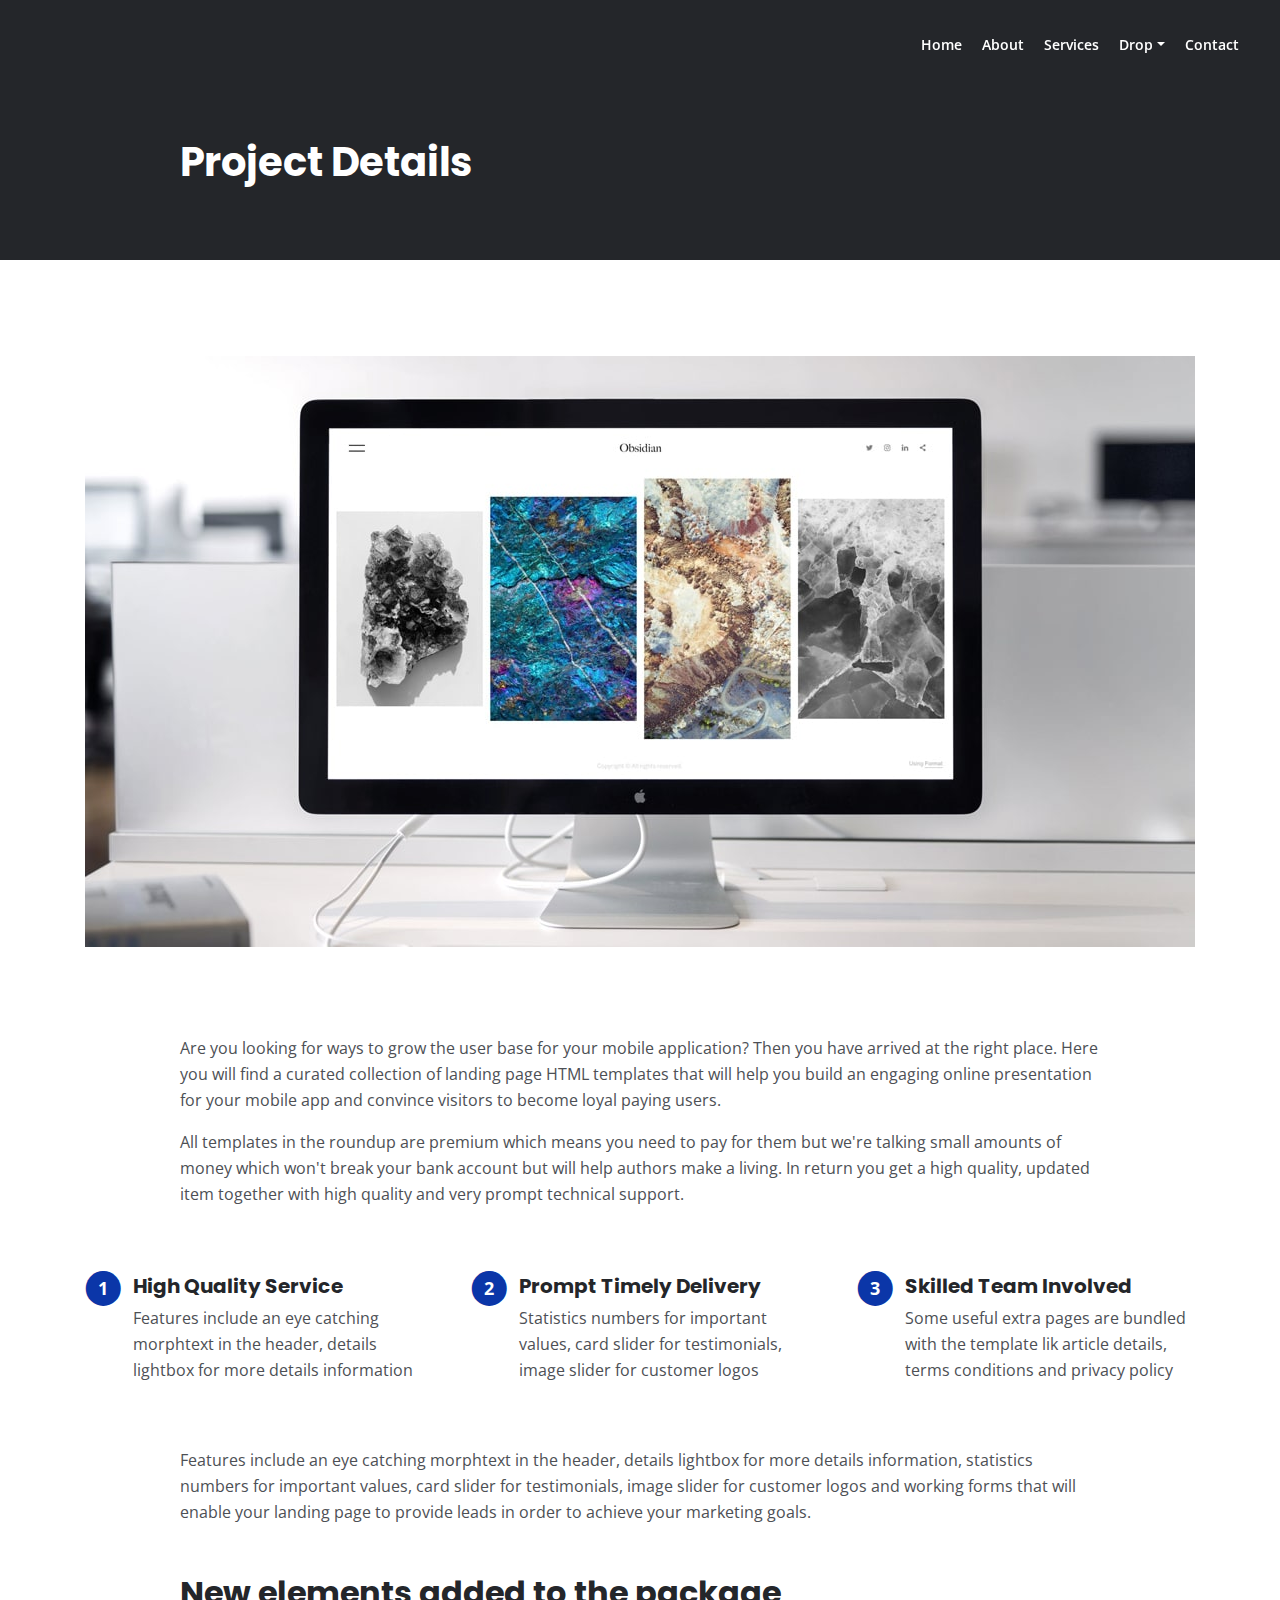
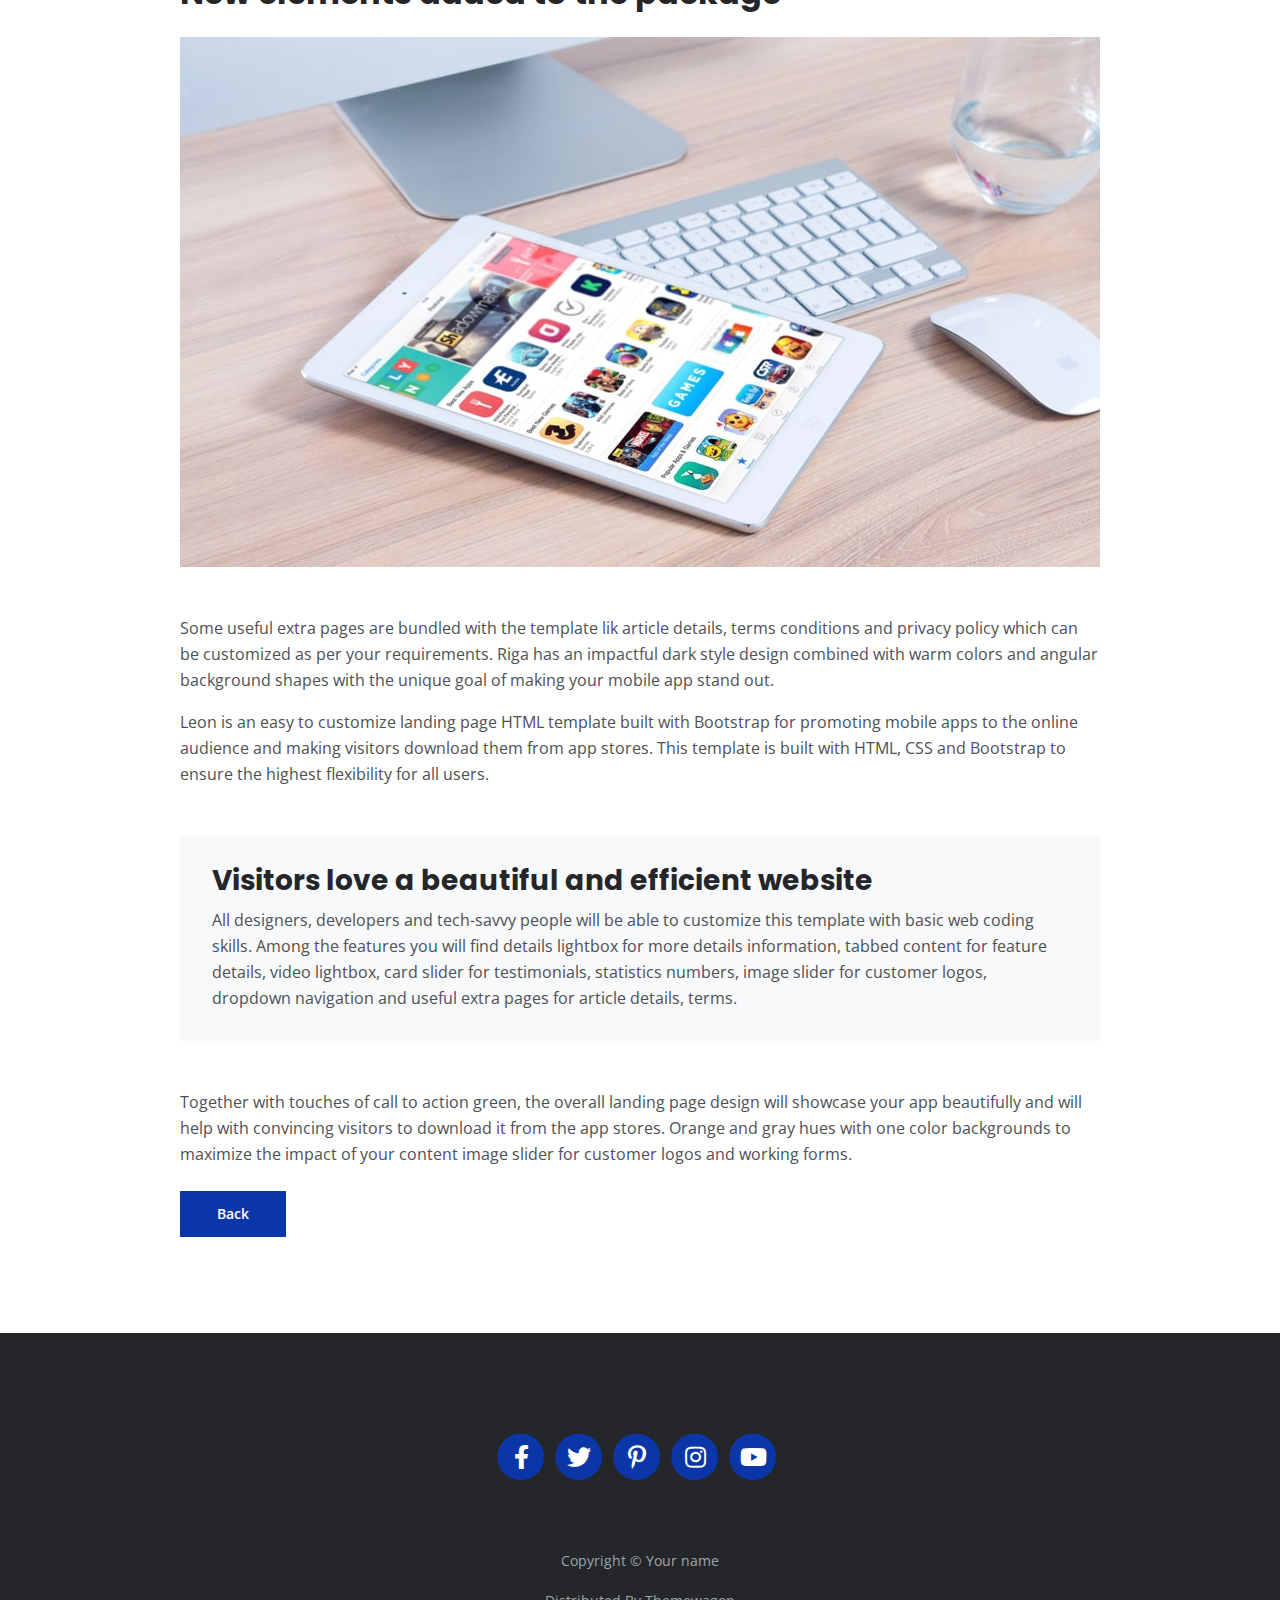
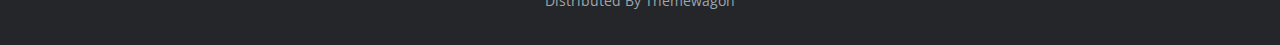
<file: project.html>
<!DOCTYPE html>
<html lang="en">
<head>
    <meta charset="utf-8">
    <meta name="viewport" content="width=device-width, initial-scale=1, shrink-to-fit=no">
    
    <!-- SEO Meta Tags -->
    <meta name="description" content="Your description">
    <meta name="author" content="Your name">

    <!-- OG Meta Tags to improve the way the post looks when you share the page on Facebook, Twitter, LinkedIn -->
	<meta property="og:site_name" content="" /> <!-- website name -->
	<meta property="og:site" content="" /> <!-- website link -->
	<meta property="og:title" content=""/> <!-- title shown in the actual shared post -->
	<meta property="og:description" content="" /> <!-- description shown in the actual shared post -->
	<meta property="og:image" content="" /> <!-- image link, make sure it's jpg -->
	<meta property="og:url" content="" /> <!-- where do you want your post to link to -->
	<meta name="twitter:card" content="summary_large_image"> <!-- to have large image post format in Twitter -->

    <!-- Webpage Title -->
    <title>Project Details - Mark</title>
    
    <!-- Styles -->
    <link rel="preconnect" href="https://fonts.gstatic.com">
    <link href="https://fonts.googleapis.com/css2?family=Open+Sans:ital,wght@0,400;0,600;0,700;1,400&family=Poppins:wght@600&display=swap" rel="stylesheet">
    <link href="css/bootstrap.css" rel="stylesheet">
    <link href="css/fontawesome-all.css" rel="stylesheet">
	<link href="css/styles.css" rel="stylesheet">
	
	<!-- Favicon  -->
    <link rel="icon" href="images/favicon.png">
</head>
<body data-spy="scroll" data-target=".fixed-top">
    
    <!-- Navigation -->
    <nav class="navbar navbar-expand-lg fixed-top navbar-dark">
        <div class="container">
            
            <!-- Image Logo -->
            

            <!-- Text Logo - Use this if you don't have a graphic logo -->
            <!-- <a class="navbar-brand logo-text page-scroll" href="index.html">Mark</a> -->

            <button class="navbar-toggler p-0 border-0" type="button" data-toggle="offcanvas">
                <span class="navbar-toggler-icon"></span>
            </button>

            <div class="navbar-collapse offcanvas-collapse" id="navbarsExampleDefault">
                <ul class="navbar-nav ml-auto">
                    <li class="nav-item">
                        <a class="nav-link page-scroll" href="index.html#header">Home <span class="sr-only">(current)</span></a>
                    </li>
                    <li class="nav-item">
                        <a class="nav-link page-scroll" href="index.html#about">About</a>
                    </li>
                    <li class="nav-item">
                        <a class="nav-link page-scroll" href="index.html#services">Services</a>
                    </li>
                    <li class="nav-item dropdown">
                        <a class="nav-link dropdown-toggle" href="#" id="dropdown01" data-toggle="dropdown" aria-haspopup="true" aria-expanded="false">Drop</a>
                        <div class="dropdown-menu" aria-labelledby="dropdown01">
                            <a class="dropdown-item page-scroll" href="project.html">Project Details</a>
                            <div class="dropdown-divider"></div>
                            <a class="dropdown-item page-scroll" href="">Terms Conditions</a>
                            <div class="dropdown-divider"></div>
                            <a class="dropdown-item page-scroll" href="">Privacy Policy</a>
                        </div>
                    </li>
                    <li class="nav-item">
                        <a class="nav-link page-scroll" href="index.html#contact">Contact</a>
                    </li>
                </ul>
          
            </div> <!-- end of navbar-collapse -->
        </div> <!-- end of container -->
    </nav> <!-- end of navbar -->
    <!-- end of navigation -->


    <!-- Header -->
    <header class="ex-header">
        <div class="container">
            <div class="row">
                <div class="col-xl-10 offset-xl-1">
                    <h1>Project Details</h1>
                </div> <!-- end of col -->
            </div> <!-- end of row -->
        </div> <!-- end of container -->
    </header> <!-- end of ex-header -->
    <!-- end of header -->


    <!-- Basic -->
    <div class="ex-basic-1 pt-5 pb-5">
        <div class="container">
            <div class="row">
                <div class="col-lg-12">
                    <img class="img-fluid mt-5 mb-3" src="images/project-details-large.jpg" alt="alternative">
                </div> <!-- end of col -->
            </div> <!-- end of row -->
        </div> <!-- end of container -->
    </div> <!-- end of ex-basic-1 -->
    <!-- end of basic -->


    <!-- Basic -->
    <div class="ex-basic-1 pt-4">
        <div class="container">
            <div class="row">
                <div class="col-xl-10 offset-xl-1">
                    <p>Are you looking for ways to grow the user base for your mobile application? Then you have arrived at the right place. Here you will find a curated collection of landing page HTML templates that will help you build an engaging online presentation for your mobile app and convince visitors to become loyal paying users.</p>
                    <p class="mb-5">All templates in the roundup are premium which means you need to pay for them but we're talking small amounts of money which won't break your bank account but will help authors make a living. In return you get a high quality, updated item together with high quality and very prompt technical support.</p>

                </div> <!-- end of col -->
            </div> <!-- end of row -->
        </div> <!-- end of container -->
    </div> <!-- end of ex-basic-1 -->
    <!-- end of basic -->


    <!-- Cards -->
    <div class="ex-cards-1 pt-3 pb-3">
        <div class="container">
            <div class="row">
                <div class="col-lg-12">
                    
                    <!-- Card -->
                    <div class="card">
                        <ul class="list-unstyled">
                            <li class="media">
                                <span class="fa-stack">
                                    <span class="fas fa-circle fa-stack-2x"></span>
                                    <span class="fa-stack-1x">1</span>
                                </span>
                                <div class="media-body">
                                    <h5>High Quality Service</h5>
                                    <p>Features include an eye catching morphtext in the header, details lightbox for more details information</p>
                                </div>
                            </li>
                        </ul>
                    </div> <!-- end of card -->
                    <!-- end of card -->

                    <!-- Card -->
                    <div class="card">
                        <ul class="list-unstyled">
                            <li class="media">
                                <span class="fa-stack">
                                    <span class="fas fa-circle fa-stack-2x"></span>
                                    <span class="fa-stack-1x">2</span>
                                </span>
                                <div class="media-body">
                                    <h5>Prompt Timely Delivery</h5>
                                    <p>Statistics numbers for important values, card slider for testimonials, image slider for customer logos</p>
                                </div>
                            </li>
                        </ul>
                    </div> <!-- end of card -->
                    <!-- end of card -->

                    <!-- Card -->
                    <div class="card">
                        <ul class="list-unstyled">
                            <li class="media">
                                <span class="fa-stack">
                                    <span class="fas fa-circle fa-stack-2x"></span>
                                    <span class="fa-stack-1x">3</span>
                                </span>
                                <div class="media-body">
                                    <h5>Skilled Team Involved</h5>
                                    <p>Some useful extra pages are bundled with the template lik article details, terms conditions and privacy policy</p>
                                </div>
                            </li>
                        </ul>
                    </div> <!-- end of card -->
                    <!-- end of card -->
              
                     

                </div> <!-- end of col -->   
            </div> <!-- end of row -->   
        </div> <!-- end of container -->   
    </div> <!-- end of ex-cards-1 -->
    <!-- end of cards -->


    <!-- Basic -->
    <div class="ex-basic-1 pt-3 pb-5">
        <div class="container">
            <div class="row">
                <div class="col-xl-10 offset-xl-1">
                    <p class="mb-5">Features include an eye catching morphtext in the header, details lightbox for more details information, statistics numbers for important values, card slider for testimonials, image slider for customer logos and working forms that will enable your landing page to provide leads in order to achieve your marketing goals.</p>
                    
                    <h2 class="mb-4">New elements added to the package</h2>
                    <img class="img-fluid mb-5" src="images/project-details-small.jpg" alt="alternative">
                    <p>Some useful extra pages are bundled with the template lik article details, terms conditions and privacy policy which can be customized as per your requirements. Riga has an impactful dark style design combined with warm colors and angular background shapes with the unique goal of making your mobile app stand out.</p>
                    <p class="mb-5">Leon is an easy to customize landing page HTML template built with Bootstrap for promoting mobile apps to the online audience and making visitors download them from app stores. This template is built with HTML, CSS and Bootstrap to ensure the highest flexibility for all users.</p>
                    <div class="text-box mb-5">
                        <h3>Visitors love a beautiful and efficient website</h3>
                        <p>All designers, developers and tech-savvy people will be able to customize this template with basic web coding skills. Among the features you will find details lightbox for more details information, tabbed content for feature details, video lightbox, card slider for testimonials, statistics numbers, image slider for customer logos, dropdown navigation and useful extra pages for article details, terms.</p>
                    </div> <!-- end of text-box -->
                    <p class="mb-4">Together with touches of call to action green, the overall landing page design will showcase your app beautifully and will help with convincing visitors to download it from the app stores. Orange and gray hues with one color backgrounds to maximize the impact of your content image slider for customer logos and working forms.</p>
                    

             

                    <a class="btn-solid-reg mb-5" href="index.html">Back</a>
                </div> <!-- end of col -->
            </div> <!-- end of row -->
        </div> <!-- end of container -->
    </div> <!-- end of ex-basic-1 -->
    <!-- end of basic -->




    <!-- Footer -->
    <div class="footer bg-gray">
        <div class="container">
            <div class="row">
                <div class="col-lg-12">
                    <div class="social-container">
                        <span class="fa-stack">
                            <a href="#your-link">
                                <i class="fas fa-circle fa-stack-2x"></i>
                                <i class="fab fa-facebook-f fa-stack-1x"></i>
                            </a>
                        </span>
                        <span class="fa-stack">
                            <a href="#your-link">
                                <i class="fas fa-circle fa-stack-2x"></i>
                                <i class="fab fa-twitter fa-stack-1x"></i>
                            </a>
                        </span>
                        <span class="fa-stack">
                            <a href="#your-link">
                                <i class="fas fa-circle fa-stack-2x"></i>
                                <i class="fab fa-pinterest-p fa-stack-1x"></i>
                            </a>
                        </span>
                        <span class="fa-stack">
                            <a href="#your-link">
                                <i class="fas fa-circle fa-stack-2x"></i>
                                <i class="fab fa-instagram fa-stack-1x"></i>
                            </a>
                        </span>
                        <span class="fa-stack">
                            <a href="#your-link">
                                <i class="fas fa-circle fa-stack-2x"></i>
                                <i class="fab fa-youtube fa-stack-1x"></i>
                            </a>
                        </span>
                    </div> <!-- end of social-container -->
                </div> <!-- end of col -->
            </div> <!-- end of row -->
        </div> <!-- end of container -->
    </div> <!-- end of footer -->  
    <!-- end of footer -->


    <!-- Copyright -->
    <div class="copyright bg-gray">
        <div class="container">
            <div class="row">
                <div class="col-lg-12">
                    <p class="p-small">Copyright © <a class="no-line" href="#your-link">Your name</a></p>
                </div> <!-- end of col -->
            </div> <!-- enf of row -->
        </div> <!-- end of container -->


        <div class="container">
            <div class="row">
                <div class="col-lg-12">
                    <p class="p-small">Distributed By <a class="no-line" href="https://themewagon.com/">Themewagon</a></p>
                </div> <!-- end of col -->
            </div> <!-- enf of row -->
        </div> <!-- end of container -->
    </div> <!-- end of copyright --> 
    <!-- end of copyright -->
    
    	
    <!-- Scripts -->
    <script src="js/jquery.min.js"></script> <!-- jQuery for Bootstrap's JavaScript plugins -->
    <script src="js/bootstrap.min.js"></script> <!-- Bootstrap framework -->
    <script src="js/jquery.easing.min.js"></script> <!-- jQuery Easing for smooth scrolling between anchors -->
    <script src="js/scripts.js"></script> <!-- Custom scripts -->
</body>
</html>
</file>
<file: css/styles.css>
/* Description: Master CSS file */

/*****************************************
Table Of Contents:
- General Styles
- Navigation
- Header
- About
- Services
- Details
- Projects
- Works
- Testimonials
- Questions
- Contact
- Footer 
- Copyright
- Back To Top Button
- Extra Pages
- Media Queries
******************************************/

/*****************************************
Colors:
- Backgrounds, navbar - black #24262a
- Backgrounds - light gray #f7f9fb
- Buttons, icons - blue #0b36a8
- Headings text - black #24262a
- Body text - dark gray #4d5055
******************************************/


/**************************/
/*     General Styles     */
/**************************/
body,
html {
    width: 100%;
	height: 100%;
}

body, p {
	color: #4d5055; 
	font: 400 1rem/1.625rem "Open Sans", sans-serif;
}

h1 {
	color: #24262a;
	font-weight: 700;
	font-size: 2.5rem;
	line-height: 3.25rem;
	font-family: "Poppins"
}

h2 {
	color: #24262a;
	font-weight: 700;
	font-size: 2rem;
	line-height: 2.5rem;
	font-family: "Poppins"
}

h3 {
	color: #24262a;
	font-weight: 700;
	font-size: 1.75rem;
	line-height: 2.25rem;
	font-family: "Poppins"
}

h4 {
	color: #24262a;
	font-weight: 700;
	font-size: 1.5rem;
	line-height: 2rem;
	font-family: "Poppins"
}

h5 {
	color: #24262a;
	font-weight: 700;
	font-size: 1.25rem;
	line-height: 1.625rem;
	font-family: "Poppins"
}

h6 {
	color: #24262a;
	font-weight: 700;
	font-size: 1rem;
	line-height: 1.375rem;
	font-family: "Poppins"
}

.p-large {
	font-size: 1.125rem;
	line-height: 1.75rem;
}

.p-small {
	font-size: 0.875rem;
	line-height: 1.5rem;
}

.testimonial-text {
	font-style: italic;
}

.testimonial-author {
	font-weight: 700;
	font-size: 1rem;
	line-height: 1.5rem;
}

.li-space-lg li {
	margin-bottom: 0.5rem;
}

a {
	color: #4d5055;
	text-decoration: underline;
}

a:hover {
	color: #4d5055;
	text-decoration: underline;
}

.no-line {
	text-decoration: none;
}

.no-line:hover {
	text-decoration: none;
}

.blue {
	color: #2259ec;
}

.bg-gray {
	background-color: #f7f9fb;
}

.section-divider {
	display: block;
	height: 1px;
	margin: 0;
	border: none;
	background-color: #d3dae2;
}

.btn-solid-reg {
	display: inline-block;
	padding: 1.375rem 2.25rem 1.375rem 2.25rem;
	border: 1px solid #0b36a8;
	background-color: #0b36a8;
	color: #ffffff;
	font-weight: 600;
	font-size: 0.875rem;
	line-height: 0;
	text-decoration: none;
	transition: all 0.2s;
}

.btn-solid-reg:hover {
	background-color: transparent;
	color: #0b36a8; /* needs to stay here because of the color property of a tag */
	text-decoration: none;
}

.btn-solid-lg {
	display: inline-block;
	padding: 1.625rem 2.625rem 1.625rem 2.625rem;
	border: 1px solid #0b36a8;
	background-color: #0b36a8;
	color: #ffffff;
	font-weight: 600;
	font-size: 0.875rem;
	line-height: 0;
	text-decoration: none;
	transition: all 0.2s;
}

.btn-solid-lg:hover {
	background-color: transparent;
	color: #0b36a8; /* needs to stay here because of the color property of a tag */
	text-decoration: none;
}

.btn-outline-reg {
	display: inline-block;
	padding: 1.375rem 2.25rem 1.375rem 2.25rem;
	border: 1px solid #24262a;
	background-color: transparent;
	color: #24262a;
	font-weight: 600;
	font-size: 0.875rem;
	line-height: 0;
	text-decoration: none;
	transition: all 0.2s;
}

.btn-outline-reg:hover {
	background-color: #24262a;
	color: #ffffff;
	text-decoration: none;
}

.btn-outline-lg {
	display: inline-block;
	padding: 1.625rem 2.625rem 1.625rem 2.625rem;
	border: 1px solid #24262a;
	background-color: transparent;
	color: #24262a;
	font-weight: 600;
	font-size: 0.875rem;
	line-height: 0;
	text-decoration: none;
	transition: all 0.2s;
}

.btn-outline-lg:hover {
	background-color: #24262a;
	color: #ffffff;
	text-decoration: none;
}

.btn-outline-sm {
	display: inline-block;
	padding: 1rem 1.5rem 1rem 1.5rem;
	border: 1px solid #24262a;
	background-color: transparent;
	color: #24262a;
	font-weight: 600;
	font-size: 0.875rem;
	line-height: 0;
	text-decoration: none;
	transition: all 0.2s;
}

.btn-outline-sm:hover {
	background-color: #24262a;
	color: #ffffff;
	text-decoration: none;
}

.form-group {
	position: relative;
	margin-bottom: 1.25rem;
}

.label-control {
	position: absolute;
	top: 0.875rem;
	left: 1.5rem;
	color: #7d838a;
	opacity: 1;
	font-size: 0.875rem;
	line-height: 1.375rem;
	cursor: text;
	transition: all 0.2s ease;
}

.form-control-input:focus + .label-control,
.form-control-input.notEmpty + .label-control,
.form-control-textarea:focus + .label-control,
.form-control-textarea.notEmpty + .label-control {
	top: 0.125rem;
	color: #4d5055;
	opacity: 1;
	font-size: 0.75rem;
	font-weight: 700;
}

.form-control-input,
.form-control-select {
	display: block; /* needed for proper display of the label in Firefox, IE, Edge */
	width: 100%;
	padding-top: 1.125rem;
	padding-bottom: 0.125rem;
	padding-left: 1.5rem;
	border: 1px solid #cbcbd1;
	background-color: #ffffff;
	color: #4d5055;
	font-size: 0.875rem;
	line-height: 1.875rem;
	transition: all 0.2s;
	-webkit-appearance: none; /* removes inner shadow on form inputs on ios safari */
}

.form-control-select {
	padding-top: 0.5rem;
	padding-bottom: 0.5rem;
	height: 3.25rem;
	color: #7d838a;
}

select {
    /* you should keep these first rules in place to maintain cross-browser behavior */
    -webkit-appearance: none;
	-moz-appearance: none;
	-ms-appearance: none;
    -o-appearance: none;
    appearance: none;
    background-image: url('../images/down-arrow.png');
    background-position: 96% 50%;
    background-repeat: no-repeat;
    outline: none;
}

.form-control-textarea {
	display: block; /* used to eliminate a bottom gap difference between Chrome and IE/FF */
	width: 100%;
	height: 14rem; /* used instead of html rows to normalize height between Chrome and IE/FF */
	padding-top: 1.5rem;
	padding-left: 1.3125rem;
	border: 1px solid #cbcbd1;
	background-color: #ffffff;
	color: #4d5055;
	font-size: 0.875rem;
	line-height: 1.5rem;
	transition: all 0.2s;
}

.form-control-input:focus,
.form-control-select:focus,
.form-control-textarea:focus {
	border: 1px solid #a1a1a1;
	outline: none; /* Removes blue border on focus */
}

.form-control-input:hover,
.form-control-select:hover,
.form-control-textarea:hover {
	border: 1px solid #a1a1a1;
}

.checkbox {
	font-size: 0.75rem;
	line-height: 1.25rem;
}

input[type='checkbox'] {
	vertical-align: -10%;
	margin-right: 0.5rem;
}

.form-control-submit-button {
	display: inline-block;
	width: 100%;
	height: 3.25rem;
	border: 1px solid #0b36a8;
	border-radius: 32px;
	background-color: #0b36a8;
	color: #ffffff;
	font-weight: 600;
	font-size: 0.875rem;
	line-height: 0;
	cursor: pointer;
	transition: all 0.2s;
}

.form-control-submit-button:hover {
	border: 1px solid #24262a;
	background-color: transparent;
	color: #24262a;
}


/**********************/
/*     Navigation     */
/**********************/
.navbar {
	background-color: #24262a;
	font-weight: 600;
	font-size: 0.875rem;
	line-height: 0.875rem;
	box-shadow: 0 1px 6px 0 rgba(0, 0, 0, 0.025);
}

.navbar .navbar-brand {
	padding-top: 0.125rem;
	padding-bottom: 0.125rem;
}

.navbar .logo-image img {
    width: 118px;
	height: 36px;
}

.navbar .logo-text {
	color: #ffffff;
	font-weight: 700;
	font-size: 1.875rem;
	line-height: 1rem;
	text-decoration: none;
}

.offcanvas-collapse {
	position: fixed;
	top: 3.25rem; /* adjusts the height between the top of the page and the offcanvas menu */
	bottom: 0;
	left: 100%;
	width: 100%;
	padding-right: 1rem;
	padding-left: 1rem;
	overflow-y: auto;
	visibility: hidden;
	background-color: #24262a;
	transition: visibility .3s ease-in-out, -webkit-transform .3s ease-in-out;
	transition: transform .3s ease-in-out, visibility .3s ease-in-out;
	transition: transform .3s ease-in-out, visibility .3s ease-in-out, -webkit-transform .3s ease-in-out;
}

.offcanvas-collapse.open {
	visibility: visible;
	-webkit-transform: translateX(-100%);
	transform: translateX(-100%);
}

.navbar .navbar-nav {
	margin-top: 0.75rem;
	margin-bottom: 0.5rem;
}

.navbar .nav-item .nav-link {
	padding-top: 0.625rem;
	padding-bottom: 0.625rem;
	color: #ffffff;
	text-decoration: none;
	transition: all 0.2s ease;
}

.navbar .nav-item.dropdown.show .nav-link,
.navbar .nav-item .nav-link:hover,
.navbar .nav-item .nav-link.active {
	color: #9c9ead;
}

/* Dropdown Menu */
.navbar .dropdown .dropdown-menu {
	animation: fadeDropdown 0.2s; /* required for the fade animation */
}

@keyframes fadeDropdown {
    0% {
        opacity: 0;
    }

    100% {
        opacity: 1;
	}
}

.navbar .dropdown-menu {
	margin-top: 0.5rem;
	margin-bottom: 0.5rem;
	border: none;
	background-color: #24262a;
}

.navbar .dropdown-item {
	padding-top: 0.5rem;
	padding-bottom: 0.5rem;
	color: #ffffff;
	font-weight: 600;
	font-size: 0.875rem;
	line-height: 0.875rem;
	text-decoration: none;
}

.navbar .dropdown-item:hover {
	background-color: #24262a;
	color: #9c9ead;
}

.navbar .dropdown-divider {
	width: 100%;
	height: 1px;
	margin: 0.5rem auto 0.5rem auto;
	border: none;
	background-color: #505050;
}
/* end of dropdown menu */

.navbar .fa-stack {
	width: 2em;
	margin-right: 0.25rem;
	font-size: 0.75rem;
}

.navbar .fa-stack-2x {
	color: #0b36a8;
	transition: all 0.2s ease;
}

.navbar .fa-stack-1x {
	color: #ffffff;
	transition: all 0.2s ease;
}

.navbar .fa-stack:hover .fa-stack-2x {
	color: #ffffff;
}

.navbar .fa-stack:hover .fa-stack-1x {
	color: #0b36a8;
}

.navbar .navbar-toggler {
	padding: 0;
	border: none;
	font-size: 1.25rem;
}


/******************/
/*     Header     */
/******************/
.header {
	padding-top: 7rem;
	padding-bottom: 5.5rem;
	background: linear-gradient(rgba(0, 0, 0, 0.1), rgba(0, 0, 0, 0.1)), url('../images/WhatsApp\ Image\ 2024-06-03\ at\ 14.22.41_c2831df0.jpg') center center no-repeat;
	background-size: cover;
	text-align: center;
}

.header .h1-large {
	margin-bottom: 1.75rem;
	color: #ffffff;
}

.header .btn-solid-lg:hover {
	border: 1px solid #ffffff;
	color: #ffffff;
}

.header .btn-outline-lg {
	padding: 1.625rem 1.625rem 1.625rem 1.625rem;
	border: none;
	color: #ffffff;
}

.header .btn-outline-lg:hover {
	background: transparent;
	color: #9c9ead;
	text-decoration: none;
}

.header .btn-outline-lg .fas {
	margin-right: 0.375rem;
}


/*****************/
/*     About     */
/*****************/
.basic-1 {
	padding-top: 7.75rem;
	padding-bottom: 5.25rem;
}

.basic-1 .text-container {
	margin-bottom: 3rem;
}

.basic-1 .time {
	margin-bottom: 0.5rem;
	color: #0b36a8;
	font-weight: 600;
	font-size: 0.875rem;
	line-height: 1.5rem;
	font-family: "Poppins";
}

.basic-1 h6 {
	margin-bottom: 0.125rem;
}


/********************/
/*     Services     */
/********************/
.basic-2 {
	padding-top: 7.75rem;
	padding-bottom: 5.25rem;
}

.basic-2 .h2-heading {
	margin-bottom: 0.75rem;
	text-align: center;
}

.basic-2 .p-heading {
	margin-bottom: 4rem;
	text-align: center;
}

.basic-2 .text-box {
	margin-bottom: 3rem;
	padding: 3.5rem 1rem 2.125rem 1rem;
	border: 1px solid #cfd7de;
}

.basic-2 .fas,
.basic-2 .far {
	margin-bottom: 1.75rem;
	color: #0b36a8;
	font-size: 3.5rem;
}

.basic-2 h4 {
	letter-spacing: 1px;
}


/*******************/
/*     Details     */
/*******************/
.split .area-1 {
	height: 430px;
	background: linear-gradient(to bottom right, rgba(25, 26, 29, 0.5), rgba(25, 26, 29, 0.5)), url('../images/black\ sit\ Image\ 2024-06-03\ at\ 13.22.07_4e38d8c7.jpg') center center no-repeat;
	background-size: cover;
}

.split .area-2 {
	padding-top: 7.75rem;
	padding-bottom: 7.75rem;
}

.split p {
	margin-bottom: 2.25rem;
}

.split .icons-container {
	margin-top: 3rem;
}

.split .icons-container img {
	width: 50px;
	margin-right: 0.625rem;
	margin-bottom: 0.75rem;
}


/********************/
/*     Projects     */
/********************/
.basic-3 {
	padding-top: 7.75rem;
	padding-bottom: 1rem;
}

.basic-3 .h2-heading {
	margin-bottom: 0.75rem;
	text-align: center;
}

.basic-3 .p-heading {
	margin-bottom: 4rem;
	text-align: center;
}

.basic-3 .text-container {
	margin-bottom: 4rem;
}

.basic-3 .image-container {
	margin-bottom: 1rem;
}

/* Hover Animation */
.basic-3 .image-container {
	overflow: hidden;
	margin-right: auto;
	margin-left: auto;
}

.basic-3 .image-container img {
	margin: 0;
	transition: all 0.2s;
}

.basic-3 .image-container:hover img {
	-moz-transform: scale(1.1);
	-webkit-transform: scale(1.1);
	transform: scale(1.1);
} 
/* end of hover animation */


/*****************/
/*     Works     */
/*****************/
.basic-4 {
	padding-bottom: 1rem;
}

.basic-4 .text-container {
	margin-bottom: 4rem;
}

.basic-4 .image-container {
	margin-bottom: 1rem;
}

/* Hover Animation */
.basic-4 .image-container {
	overflow: hidden;
	margin-right: auto;
	margin-left: auto;
}

.basic-4 .image-container img {
	margin: 0;
	transition: all 0.2s;
}

.basic-4 .image-container:hover img {
	-moz-transform: scale(1.15);
	-webkit-transform: scale(1.15);
	transform: scale(1.15);
} 
/* end of hover animation */


/************************/
/*     Testimonials     */
/************************/
.cards-1 {
	padding-top: 3rem;
	padding-bottom: 3.875rem;
}

.cards-1 .h2-heading {
	margin-bottom: 3rem;
	text-align: center;
}

.cards-1 .card {
	margin-bottom: 4rem;
	border: none;
}

.cards-1 .card-body {
	padding: 0;
	text-align: center;
}

.cards-1 .testimonial-text {
	margin-bottom: 1.625rem;
}

.cards-1 img {
	display: inline-block;
	width: 60px;
	margin-bottom: 0.875rem;
	border-radius: 50%;
}

.cards-1 .text {
	margin-top: 0.375rem;
}

.cards-1 .testimonial-author {
	color: #24262a;
}

.cards-1 .testimonial-author,
.cards-1 .occupation {
	font-size: 0.875rem;
	line-height: 1.375rem;
}


/*********************/
/*     Questions     */
/*********************/
.accordion-1 {
	padding-top: 7.75rem;
	padding-bottom: 6.75rem;
}

.accordion-1 .h2-heading {
	margin-bottom: 2.5rem;
	text-align: center;
}

.accordion-1 .card {
	margin-bottom: 1.75rem;
	border: none;
}

.accordion-1 .card-header {
	padding: 0;
	border: none;
	background-color: transparent;
}

.accordion-1 .card button {
	padding: 0;
	color: #24262a;
	font-weight: 600;
	font-size: 1.125rem;
	line-height: 1.75rem;
	font-family: 'Poppins';
}

.accordion-1 .card button:hover {
	text-decoration: none;
}

.accordion-1 .card button:before {
	float: left;
	margin-right: 0.625rem;
	font-family: 'Font Awesome 5 Free';
	font-weight: 900;
	content: "\f078";
	transition: all 0.2s;
}

.accordion-1 .card button.collapsed:before {
	-webkit-transform: rotate(180deg);
	-moz-transform: rotate(180deg);
	transform: rotate(180deg);
} 

.accordion-1 .card-body {
	padding: 0.75rem 1.5rem 0.5rem 1.5rem;
}


/*******************/
/*     Contact     */
/*******************/
.form-1 {
	padding-top: 7.75rem;
	padding-bottom: 7rem;
	text-align: center;
}

.form-1 .h2-heading {
	margin-bottom: 0.75rem;
	text-align: center;
}

.form-1 .p-heading {
	margin-bottom: 4rem;
}


/******************/
/*     Footer     */
/******************/
.footer {
	padding-top: 6.25rem;
	padding-bottom: 2rem;
	background-color: #24262a;
	text-align: center;
}

.footer a {
	text-decoration: none;
}

.footer .fa-stack {
	width: 2em;
	margin-bottom: 1.25rem;
	margin-right: 0.375rem;
	font-size: 1.5rem;
}

.footer .fa-stack .fa-stack-1x {
    color: #ffffff;
	transition: all 0.2s ease;
}

.footer .fa-stack .fa-stack-2x {
	color: #0b36a8;
	transition: all 0.2s ease;
}

.footer .fa-stack:hover .fa-stack-1x {
	color: #0b36a8;
}

.footer .fa-stack:hover .fa-stack-2x {
    color: #ffffff;
}


/*********************/
/*     Copyright     */
/*********************/
.copyright {
	padding-top: 1rem;
	padding-bottom: 1rem;
	background-color: #24262a;
	text-align: center;
}

.copyright .p-small {
	color: #9da6ac;
	text-align: center;
}

.copyright a {
	color: #9da6ac;
}


/******************************/
/*     Back To Top Button     */
/******************************/
a.back-to-top {
	position: fixed;
	z-index: 999;
	right: 12px;
	bottom: 12px;
	display: none;
	width: 42px;
	height: 42px;
	border-radius: 30px;
	background: #3a424d url("../images/up-arrow.png") no-repeat center 47%;
	background-size: 18px 18px;
	text-indent: -9999px;
}

a:hover.back-to-top {
	background-color: #0b36a8;
}


/***********************/
/*     Extra Pages     */
/***********************/
.ex-header {
	padding-top: 8.5rem;
	padding-bottom: 4rem;
	background-color: #24262a;
}

.ex-header h1 {
	color: #ffffff;
}

.ex-basic-1 .list-unstyled .fas {
	font-size: 0.375rem;
	line-height: 1.625rem;
}

.ex-basic-1 .list-unstyled .media-body {
	margin-left: 0.5rem;
}

.ex-basic-1 .text-box {
	padding: 1.25rem 1.25rem 0.5rem 1.25rem;
	background-color: #f7f9fb;
}

.ex-cards-1 .card {
	border: none;
	background-color: transparent;
}

.ex-cards-1 .card .fa-stack {
	width: 2em;
	font-size: 1.125rem;
}

.ex-cards-1 .card .fa-stack-2x {
	color: #0b36a8;
}

.ex-cards-1 .card .fa-stack-1x {
	color: #ffffff;
	font-weight: 700;
	line-height: 2.125rem;
}

.ex-cards-1 .card .list-unstyled .media-body {
	margin-left: 0.75rem;
}

.ex-cards-1 .card .list-unstyled .media-body h5 {
	margin-top: 0.125rem;
	margin-bottom: 0.375rem;
}


/*************************/
/*     Media Queries     */
/*************************/	
/* Min-width 768px */
@media (min-width: 768px) {

	/* Header */
	.header {
		padding-top: 11rem;
		padding-bottom: 9rem;
	}
	/* end of header */


	/* Services */
	.basic-2 .text-box {
		padding-right: 2.125rem;
		padding-left: 2.125rem;
	}
	/* end of services */


	/* Extra Pages */
	.ex-basic-1 .text-box {
		padding: 1.75rem 2rem 0.875rem 2rem;
	}
	/* end of extra pages */
}
/* end of min-width 768px */


/* Min-width 992px */
@media (min-width: 992px) {
	
	/* General Styles */
	.h2-heading {
		width: 35.25rem;
		margin-right: auto;
		margin-left: auto;
	}

	.p-heading {
		width: 46rem;
		margin-right: auto;
		margin-left: auto;
	}
	/* end of general styles */


	/* Navigation */
	.navbar {
		padding-top: 1.75rem;
		background-color: transparent;
		box-shadow: none;
		transition: all 0.2s;
	}

	.navbar.top-nav-collapse {
		padding-top: 0.5rem;
		padding-top: 0.5rem;
		background-color: #24262a;
		box-shadow: 0 3px 6px 0 rgba(0, 0, 0, 0.025);
	}

	.offcanvas-collapse {
		position: static;
		top: auto;
		bottom: auto;
		left: auto;
		width: auto;
		padding-right: 0;
		padding-left: 0;
		background-color: transparent;
		overflow-y: visible;
		visibility: visible;
	}

	.offcanvas-collapse.open {
		-webkit-transform: none;
		transform: none;
	}

	.navbar .navbar-nav {
		margin-top: 0;
		margin-bottom: 0;
	}
	
	.navbar .nav-item .nav-link {
		padding-right: 0.625rem;
		padding-left: 0.625rem;
	}

	.navbar .dropdown-menu {
		margin-top: 0.25rem;
		box-shadow: 0 3px 3px 1px rgba(0, 0, 0, 0.08);
	}

	.navbar .dropdown-divider {
		width: 90%;
	}

	.navbar .social-icons {
		margin-left: 0.5rem;
	}
	
	.navbar .fa-stack {
		margin-right: 0;
		margin-left: 0.25rem;
	}
	/* end of navigation */


	/* Header */
	.header {
		padding-top: 15rem;
		padding-bottom: 14rem;
		text-align: left;
	}
	/* end of header */


	/* Details */
	.split {
		height: 760px;
	}
	
	.split .area-1 {
		height: 100%;
		width: 50%;
		display: inline-block;
	}
	
	.split .area-2 {
		height: 100%;
		width: 50%;
		display: inline-block;
		vertical-align: top;
	}

	.split .text-container {
		width: 400px;
		margin-left: 3rem;
	}
	/* end of details */


	/* Testimonials */
	.cards-1 .card {
		display: inline-block;
		width: 290px;
		vertical-align: top;
	}

	.cards-1 .card:nth-of-type(3n+2) {
		margin-right: 1.5rem;
		margin-left: 1.5rem;
	}

	.cards-1 .card-body {
		text-align: left;
	}

	.cards-1 .details {
		display: flex;
		align-items: flex-start;
	}
	
	.cards-1 .details .text {
		flex-direction: column;
	}
	
	.cards-1 .details img {
		margin-right: 1.125rem;
	}
	/* end of testimonials */


	/* Accordion */
	.accordion-1 .accordion {
		width: 730px;
		margin-right: auto;
		margin-left: auto;
	}
	/* end of accordion */


	/* Contact */
	.form-1 form {
		width: 790px;
		margin-right: auto;
		margin-left: auto;
	}
	/* end of contact */


	/* Extra Pages */
	.ex-cards-1 .card {
		display: inline-block;
		width: 296px;
		vertical-align: top;
	}

	.ex-cards-1 .card:nth-of-type(3n+2) {
		margin-right: 1rem;
		margin-left: 1rem;
	}
	/* end of extra pages */
}
/* end of min-width 992px */


/* Min-width 1200px */
@media (min-width: 1200px) {

	/* General Styles */
	.h1-large {
		font-size: 3.75rem;
		line-height: 4.625rem;
	}
	/* end of general styles */


	/* Navigation */
	.navbar .container {
		max-width: 1330px;
	}
	/* end of navigation */


	/* Header */
	.header {
		padding-top: 18.25rem;
		padding-bottom: 17.25rem;
	}
	/* end of header */


	/* About */
	.basic-1 .text-container.first {
		margin-right: 2rem;
	}

	.basic-1 .text-container.second {
		margin-right: 1rem;
		margin-left: 1rem;
	}

	.basic-1 .text-container.third {
		margin-left: 2rem;
	}
	/* end of about */


	/* Details */
	.split {
		height: 700px;
	}

	.split .text-container {
		width: 460px;
		margin-left: 5rem;
	}
	/* end of details */


	/* Testimonials */
	.cards-1 .card {
		width: 338px;
	}
	
	.cards-1 .card:nth-of-type(3n+2) {
		margin-right: 2.625rem;
		margin-left: 2.625rem;
	}
	/* end of testimonials */
	

	/* Extra Pages */
	.ex-cards-1 .card {
		width: 336px;
	}

	.ex-cards-1 .card:nth-of-type(3n+2) {
		margin-right: 2.875rem;
		margin-left: 2.875rem;
	}
	/* end of extra pages */
}
/* end of min-width 1200px */
</file>
